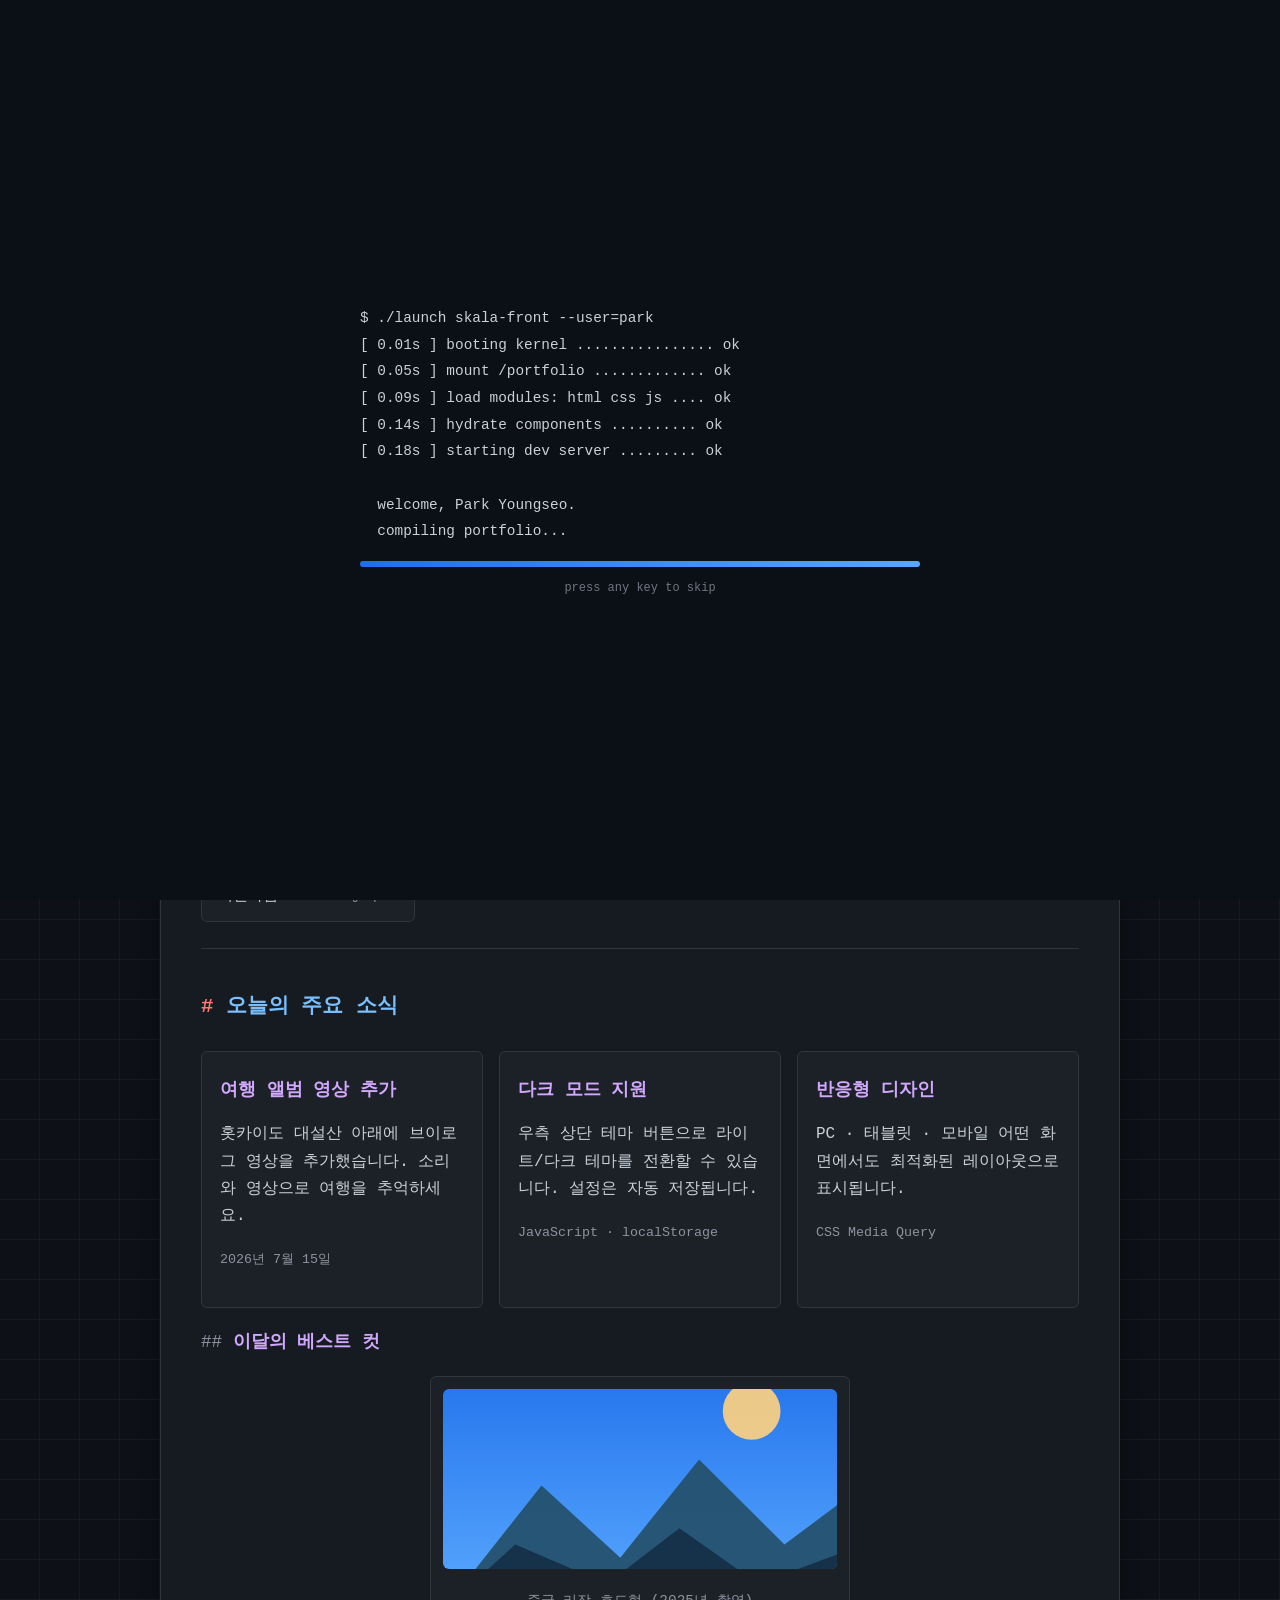
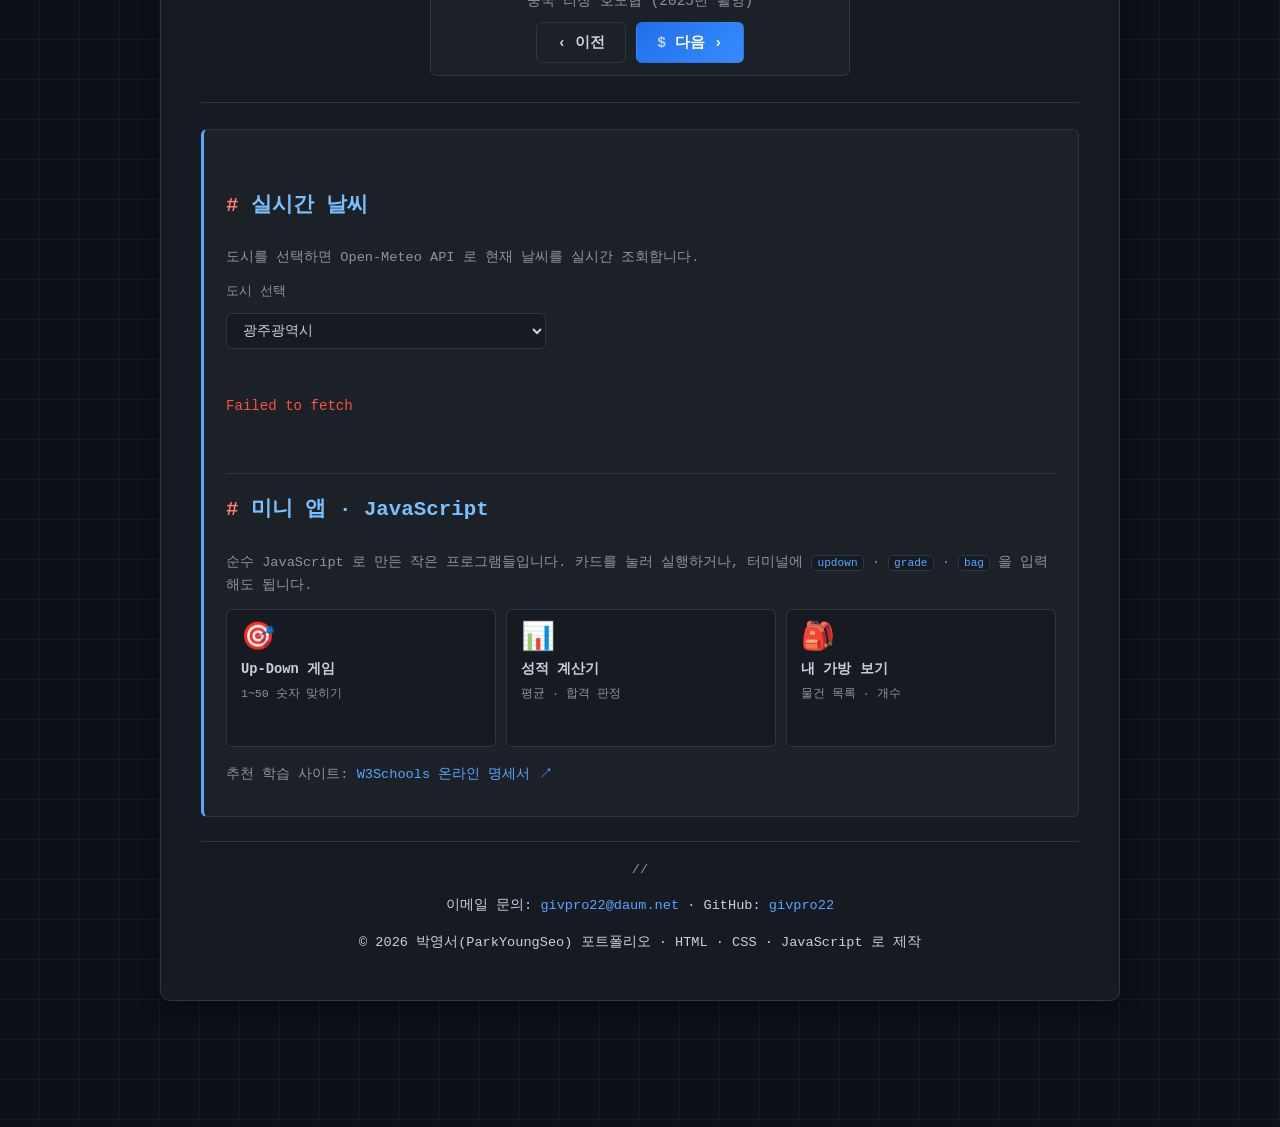
<file: index.html>
<!DOCTYPE html>
<html lang="ko">
<head>
    <meta charset="UTF-8">
    <meta name="viewport" content="width=device-width, initial-scale=1.0">
    <meta http-equiv="refresh" content="0; url=./html/index.html">
    <link rel="canonical" href="./html/index.html">
    <title>SKALA-FRONT · 박영서 포트폴리오</title>
    <script>location.replace("./html/index.html");</script>
    <style>
        body {
            font-family: -apple-system, "Malgun Gothic", sans-serif;
            background: #0d1117;
            color: #c9d1d9;
            display: grid;
            place-items: center;
            height: 100vh;
            margin: 0;
        }
        a { color: #58a6ff; }
    </style>
</head>
<body>
    <p>페이지로 이동 중입니다... <a href="./html/index.html">바로 이동하기</a></p>
</body>
</html>
</file>
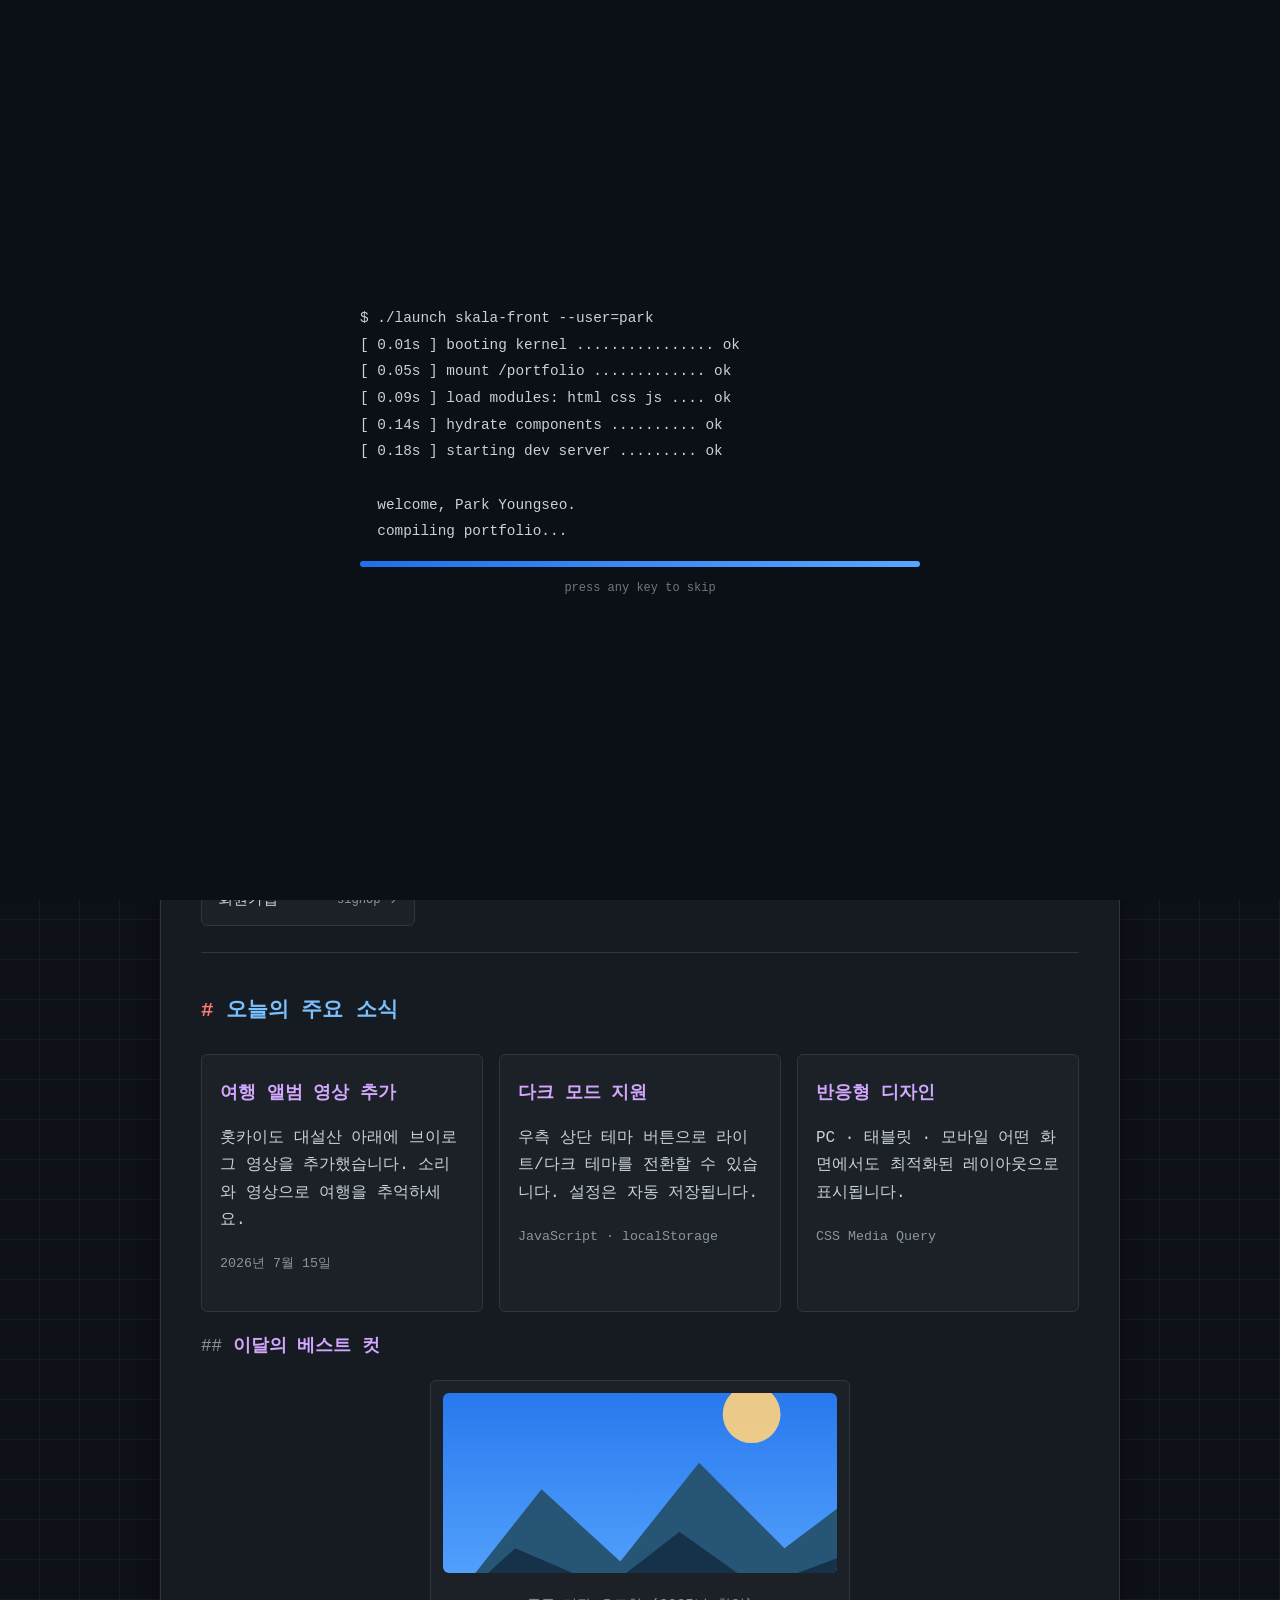
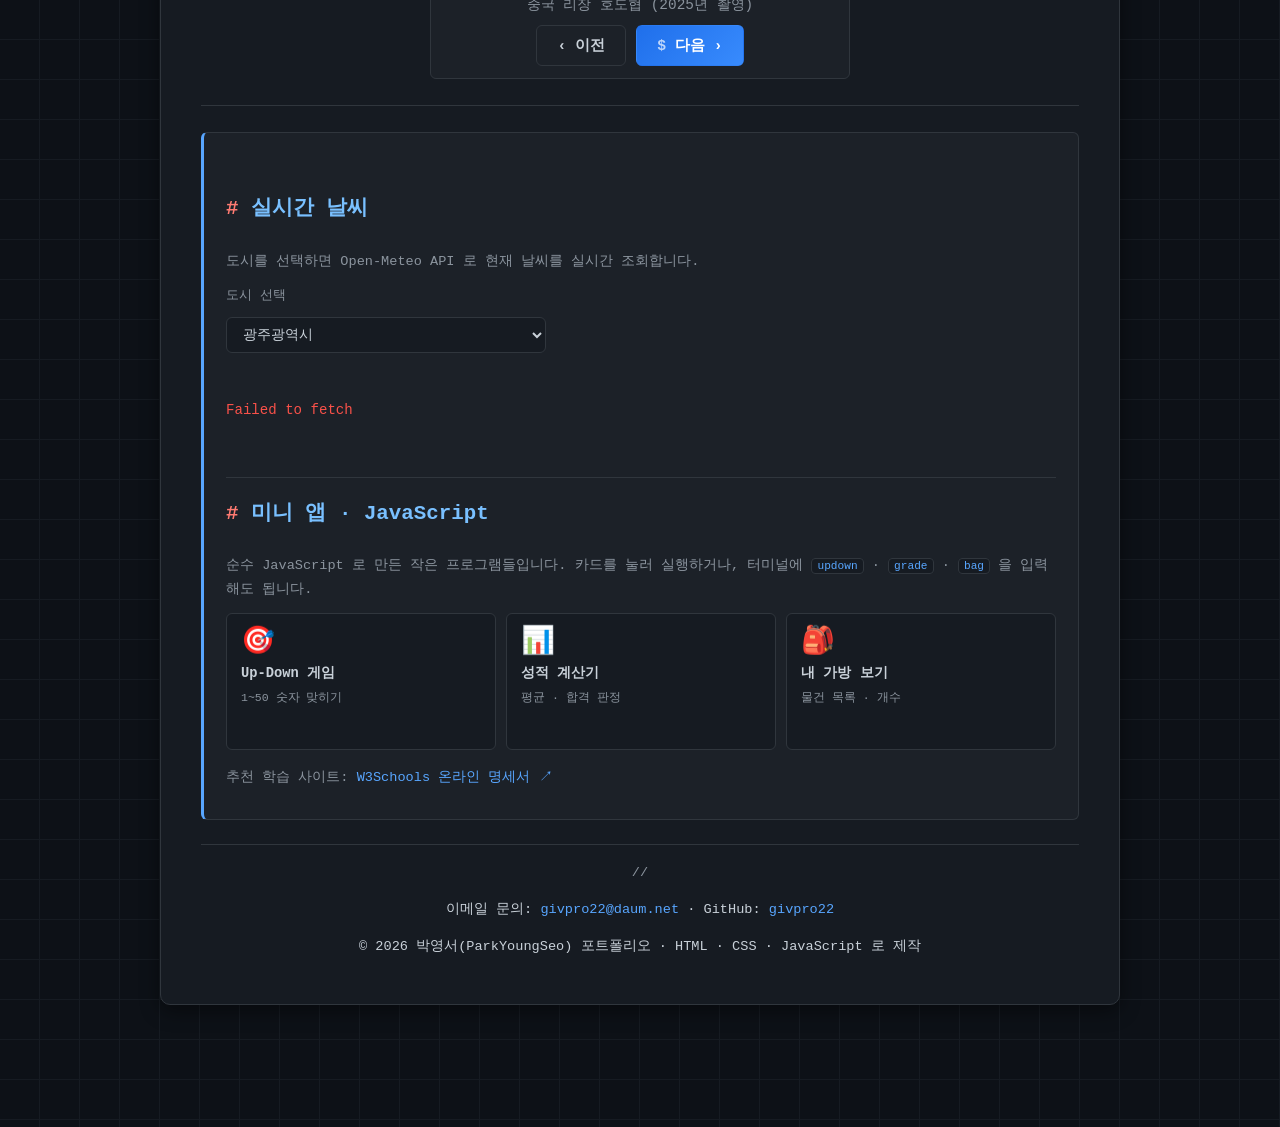
<file: html/index.html>
<!DOCTYPE html>
<html lang="ko">
<head>
    <meta charset="UTF-8">
    <meta name="viewport" content="width=device-width, initial-scale=1.0">
    <meta name="description" content="ParkYoungSeo의 개인 포털 - 프로필, 강의 시간표, 여행 앨범을 한 곳에서">
    <link rel="stylesheet" href="../css/style.css">
    <script src="../js/effects.js"></script>
    <script src="../js/common.js"></script>
    <script src="../js/achievements.js"></script>
    <script src="../js/ambient.js"></script>
    <script src="../js/supabaseConfig.js"></script>
    <script type="module" src="../js/supabaseClient.js"></script>
    <script src="../js/auth.js"></script>
    <script src="../js/auth-ui.js"></script>
    <script src="../js/canvas.js"></script>
    <script src="../js/presence.js"></script>
    <script src="../js/dock.js"></script>
    <script src="../js/guestbook.js"></script>
    <script src="../js/stats.js"></script>
    <script src="../js/terminal.js"></script>
    <!-- 테마 모달 (커스텀 prompt/alert) — 게임 스크립트보다 먼저 로드 -->
    <script src="../js/ui-dialog.js"></script>
    <!-- 과제: 순수 JS 미니 앱 (전역 함수, 버튼 onclick 으로 실행) -->
    <script src="../js/upDown.js"></script>
    <script src="../js/grade.js"></script>
    <script src="../js/bag.js"></script>
    <!-- 과제: 실시간 날씨 (모듈 분리 + 비동기 + DOM/이벤트) -->
    <script type="module" src="../js/realtimeInfo.js"></script>
    <title>Welcome SKALA</title>
</head>
<body>
    <!-- 전역 상단 네비게이션 바 -->
    <header class="topbar">
        <div class="brand">SKALA<span>·</span>FRONT</div>
        <nav>
            <a href="index.html">홈</a>
            <a href="myProfile.html">소개</a>
            <a href="myClass.html">시간표</a>
            <a href="holiday.html">휴일</a>
            <a href="myTrip.html">여행</a>
            <a href="signUp.html">회원가입</a>
        </nav>
        <button class="theme-toggle" onclick="toggleTheme()" aria-label="테마 전환">🌙</button>
    </header>

    <div class="container" data-file="index.html">
        <!-- 히어로: 터미널 창 -->
        <section class="terminal">
            <div class="term-bar">
                <span class="tl red"></span><span class="tl yellow"></span><span class="tl green"></span>
                <span class="term-title">park@skala: ~/skala-front — zsh</span>
            </div>
            <div class="term-body" id="termBody">
                <p><span class="prompt">➜</span> <span class="path">~/skala-front</span> whoami</p>
                <p class="term-typed"><span class="big" id="typed"></span><span class="cursor"></span></p>
                <p><span class="prompt">➜</span> <span class="path">~/skala-front</span> figlet PARK</p>
<pre class="ascii"> ____   _    ____  _  __
|  _ \ / \  |  _ \| |/ /
| |_) / _ \ | |_) | ' /
|  __/ ___ \|  _ &lt;| . \
|_| /_/   \_\_| \_\_|\_\</pre>
                <p><span class="prompt">➜</span> <span class="path">~/skala-front</span> cat <span class="flag">about.txt</span></p>
                <p class="comment"># 박영서(Park Youngseo) · Full-stack Developer</p>
                <p class="comment"># 프로필 · 학습 · 여행 기록을 모아둔 포털 사이트</p>
                <p><span class="prompt">➜</span> <span class="path">~/skala-front</span> date</p>
                <p><span class="clock-badge" id="clock">로딩 중...</span></p>
                <p class="comment"># Tip: <strong style="color:#79c0ff">⌘K</strong> (또는 Ctrl+K) 로 명령 팔레트를 열어보세요</p>
                <p class="comment"># Tip: <strong style="color:#d2a8ff">↑ ↑ ↓ ↓</strong> 입력 → 매트릭스 이스터에그 실행</p>
                <p class="comment"># Tip: <strong style="color:#79c0ff">weather 서울</strong> · <strong style="color:#79c0ff">updown</strong> · <strong style="color:#79c0ff">grade</strong> · <strong style="color:#79c0ff">bag</strong> 명령도 사용해보세요</p>

                <!-- 인터랙티브 터미널 출력 -->
                <div id="termOutput"></div>
            </div>
            <!-- 항상 보이는 입력줄 (스크롤 영역 밖 고정) -->
            <div class="term-inputline" id="termInputline">
                <span class="prompt">➜</span>
                <span class="path">~/skala-front</span>
                <span class="term-dollar">$</span>
                <input id="termInput" type="text" autocomplete="off" spellcheck="false"
                       aria-label="터미널 명령 입력" placeholder="명령어를 입력하세요  (예: help)">
                <span class="term-hint">↵ Enter</span>
            </div>
        </section>

        <!-- 바로가기 (p.67 요구사항: a 내비게이션) -->
        <nav class="page-nav" data-reveal>
            <h2>바로가기</h2>
            <ul>
                <li><a href="myProfile.html">소개<span class="file">myProfile</span><span class="arw">›</span></a></li>
                <li><a href="myClass.html">수업 시간표<span class="file">myClass</span><span class="arw">›</span></a></li>
                <li><a href="holiday.html">휴일 계획<span class="file">holiday</span><span class="arw">›</span></a></li>
                <li><a href="myTrip.html">여행 앨범<span class="file">myTrip</span><span class="arw">›</span></a></li>
                <li><a href="signUp.html">회원가입<span class="file">signUp</span><span class="arw">›</span></a></li>
            </ul>
        </nav>

        <hr>

        <main>
            <h2 data-reveal>오늘의 주요 소식</h2>

            <!-- 카드 그리드 (CSS Grid) -->
            <div class="card-grid">
                <article class="info-card" data-reveal>
                    <h3>여행 앨범 영상 추가</h3>
                    <p>홋카이도 대설산 아래에 브이로그 영상을 추가했습니다. 소리와 영상으로 여행을 추억하세요.</p>
                    <p><small>2026년 7월 15일</small></p>
                </article>
                <article class="info-card" data-reveal>
                    <h3>다크 모드 지원</h3>
                    <p>우측 상단 테마 버튼으로 라이트/다크 테마를 전환할 수 있습니다. 설정은 자동 저장됩니다.</p>
                    <p><small>JavaScript · localStorage</small></p>
                </article>
                <article class="info-card" data-reveal>
                    <h3>반응형 디자인</h3>
                    <p>PC · 태블릿 · 모바일 어떤 화면에서도 최적화된 레이아웃으로 표시됩니다.</p>
                    <p><small>CSS Media Query</small></p>
                </article>
            </div>

            <!-- 이미지 슬라이더 -->
            <section data-reveal>
                <h3>이달의 베스트 컷</h3>
                <figure class="trip-card" style="max-width:420px;margin:16px auto;">
                    <img id="slide" src="media/trip1.svg" alt="이달의 여행 사진">
                    <figcaption id="slideCaption">중국 리장 호도협 (2025년 촬영)</figcaption>
                    <div class="btn-row" style="justify-content:center;">
                        <button class="btn btn-ghost" id="prevBtn" aria-label="이전 사진">‹ 이전</button>
                        <button class="btn btn-primary" id="nextBtn" aria-label="다음 사진">다음 ›</button>
                    </div>
                </figure>
            </section>

        </main>

        <hr>

        <aside data-reveal>
            <!-- 사이트 현황 · 업적 랭킹 · 방명록은 우측 도크 패널로 이동했다
                 (문서 맨 아래 .dock 참고) -->
            <h2>실시간 날씨</h2>
            <p class="aside-sub">도시를 선택하면 Open-Meteo API 로 현재 날씨를 실시간 조회합니다.</p>
            <div class="weather-widget">
                <label for="citySelect" class="weather-label">도시 선택</label>
                <select id="citySelect" class="weather-select" aria-label="도시 선택">
                    <option data-lat="35.1595" data-lon="126.8526">광주광역시</option>
                    <option data-lat="37.5665" data-lon="126.9780">서울특별시</option>
                    <option data-lat="35.1796" data-lon="129.0756">부산광역시</option>
                    <option data-lat="33.4996" data-lon="126.5312">제주특별자치도</option>
                    <option data-lat="35.6895" data-lon="139.6917">도쿄</option>
                    <option data-lat="40.7128" data-lon="-74.0060">뉴욕</option>
                    <option data-lat="51.5074" data-lon="-0.1278">런던</option>
                </select>
                <div id="weather-box" class="weather-box">
                    <p class="weather-hint">도시를 선택하면 실시간 날씨를 보여드려요.</p>
                </div>
            </div>

            <h2>미니 앱 · JavaScript</h2>
            <p class="aside-sub">순수 JavaScript 로 만든 작은 프로그램들입니다. 카드를 눌러 실행하거나,
                터미널에 <code>updown</code> · <code>grade</code> · <code>bag</code> 을 입력해도 됩니다.</p>
            <div class="app-launcher">
                <button class="app-card" type="button"
                        onclick="startUpDown(); if(window.unlock)window.unlock('player')">
                    <span class="app-ico">🎯</span>
                    <span class="app-name">Up-Down 게임</span>
                    <span class="app-desc">1~50 숫자 맞히기</span>
                    <span class="app-run">run ▶</span>
                </button>
                <button class="app-card" type="button"
                        onclick="startGrade(); if(window.unlock)window.unlock('player')">
                    <span class="app-ico">📊</span>
                    <span class="app-name">성적 계산기</span>
                    <span class="app-desc">평균 · 합격 판정</span>
                    <span class="app-run">run ▶</span>
                </button>
                <button class="app-card" type="button"
                        onclick="showMyBag(); if(window.unlock)window.unlock('player')">
                    <span class="app-ico">🎒</span>
                    <span class="app-name">내 가방 보기</span>
                    <span class="app-desc">물건 목록 · 개수</span>
                    <span class="app-run">run ▶</span>
                </button>
            </div>

            <p class="aside-sub" style="margin-top:16px;">추천 학습 사이트:
                <a href="https://www.w3schools.com" target="_blank" rel="noopener">W3Schools 온라인 명세서 ↗</a>
            </p>
        </aside>

        <footer>
            <p>이메일 문의: <a href="mailto:givpro22@daum.net">givpro22@daum.net</a>
               · GitHub: <a href="https://github.com/givpro22" target="_blank" rel="noopener">givpro22</a></p>
            <p>&copy; 2026 박영서(ParkYoungSeo) 포트폴리오 · HTML · CSS · JavaScript 로 제작</p>
        </footer>
    </div>

    <button class="to-top" aria-label="맨 위로">↑</button>

    <!-- 페이지 전용 스크립트: 타이핑 효과 + 이미지 슬라이더 -->
    <script>
        // 타이핑 효과
        (function typing() {
            var words = ["박영서", "Full-stack Developer", "Park Youngseo"];
            var el = document.getElementById("typed");
            if (!el) return;
            var wi = 0, ci = 0, deleting = false;
            function loop() {
                var word = words[wi];
                el.textContent = word.slice(0, ci);
                if (!deleting && ci < word.length) {
                    ci++;
                    setTimeout(loop, 130);
                } else if (deleting && ci > 0) {
                    ci--;
                    setTimeout(loop, 70);
                } else if (!deleting && ci === word.length) {
                    deleting = true;
                    setTimeout(loop, 1400);
                } else {
                    deleting = false;
                    wi = (wi + 1) % words.length;
                    setTimeout(loop, 300);
                }
            }
            loop();
        })();

        // 이미지 슬라이더
        (function slider() {
            var slides = [
                { src: "media/trip1.svg", cap: "중국 리장 호도협 (2025년 촬영)" },
                { src: "media/trip2.svg", cap: "필리핀 세부 탑스힐 (2024년 촬영)" },
                { src: "media/trip3.svg", cap: "일본 홋카이도 대설산 (2025년 촬영)" }
            ];
            var idx = 0;
            var img = document.getElementById("slide");
            var cap = document.getElementById("slideCaption");
            function render() {
                img.style.opacity = 0;
                setTimeout(function () {
                    img.src = slides[idx].src;
                    cap.textContent = slides[idx].cap;
                    img.style.opacity = 1;
                }, 150);
            }
            img.style.transition = "opacity 0.3s";
            document.getElementById("nextBtn").addEventListener("click", function () {
                idx = (idx + 1) % slides.length; render();
            });
            document.getElementById("prevBtn").addEventListener("click", function () {
                idx = (idx - 1 + slides.length) % slides.length; render();
            });
            // 5초마다 자동 전환
            setInterval(function () { idx = (idx + 1) % slides.length; render(); }, 5000);
        })();
    </script>
</body>
</html>
</file>
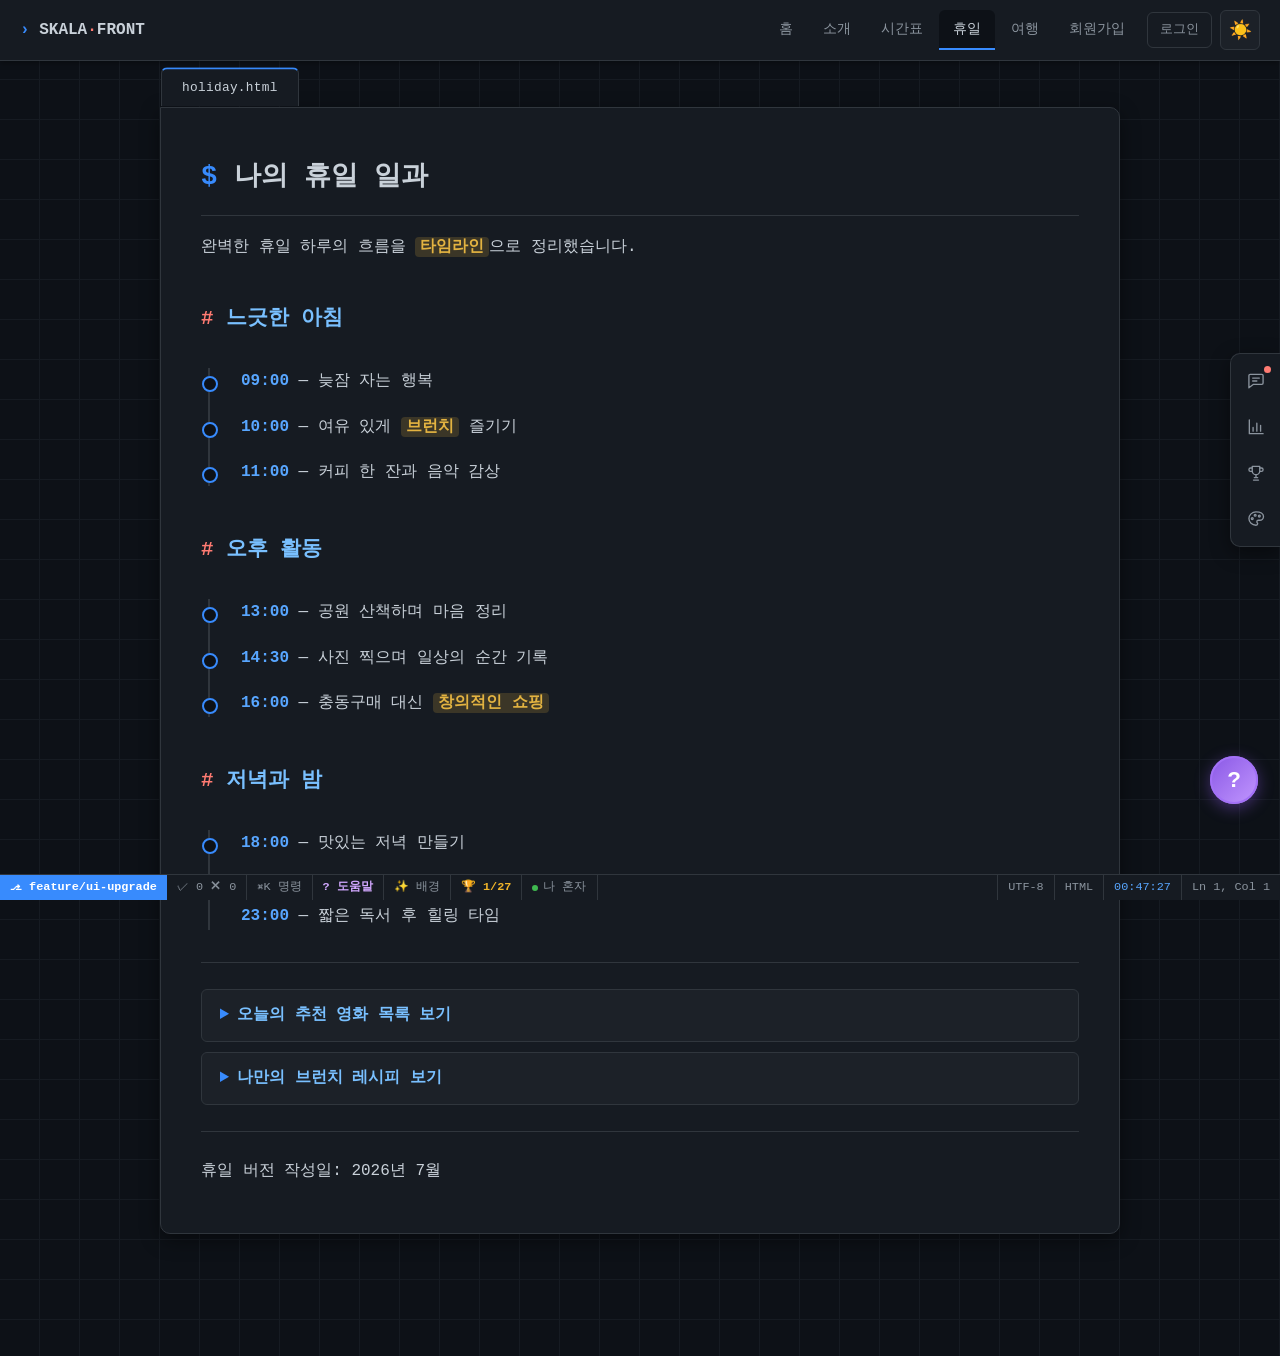
<file: html/holiday.html>
<!DOCTYPE html>
<html lang="ko">
<head>
    <meta charset="UTF-8">
    <meta name="viewport" content="width=device-width, initial-scale=1.0">
    <meta name="description" content="ParkYoungSeo의 휴일 하루 일과 타임라인">
    <link rel="stylesheet" href="../css/style.css">
    <script src="../js/effects.js"></script>
    <script src="../js/common.js"></script>
    <script src="../js/achievements.js"></script>
    <script src="../js/ambient.js"></script>
    <script src="../js/supabaseConfig.js"></script>
    <script type="module" src="../js/supabaseClient.js"></script>
    <script src="../js/auth.js"></script>
    <script src="../js/auth-ui.js"></script>
    <script src="../js/dock.js"></script>
    <script src="../js/guestbook.js"></script>
    <script src="../js/stats.js"></script>
    <script src="../js/canvas.js"></script>
    <script src="../js/presence.js"></script>
    <title>나의 휴일 일과</title>
</head>
<body>
    <header class="topbar">
        <div class="brand">SKALA<span>·</span>FRONT</div>
        <nav>
            <a href="index.html">홈</a>
            <a href="myProfile.html">소개</a>
            <a href="myClass.html">시간표</a>
            <a href="holiday.html">휴일</a>
            <a href="myTrip.html">여행</a>
            <a href="signUp.html">회원가입</a>
        </nav>
        <button class="theme-toggle" onclick="toggleTheme()" aria-label="테마 전환">🌙</button>
    </header>

    <div class="container" data-file="holiday.html">
        <h1>나의 휴일 일과</h1>
        <p>완벽한 휴일 하루의 흐름을 <mark>타임라인</mark>으로 정리했습니다.</p>

        <h2>느긋한 아침</h2>
        <div class="timeline" data-reveal>
            <div class="event"><span class="time">09:00</span> — 늦잠 자는 행복</div>
            <div class="event"><span class="time">10:00</span> — 여유 있게 <mark>브런치</mark> 즐기기</div>
            <div class="event"><span class="time">11:00</span> — 커피 한 잔과 음악 감상</div>
        </div>

        <h2>오후 활동</h2>
        <div class="timeline" data-reveal>
            <div class="event"><span class="time">13:00</span> — 공원 산책하며 마음 정리</div>
            <div class="event"><span class="time">14:30</span> — 사진 찍으며 일상의 순간 기록</div>
            <div class="event"><span class="time">16:00</span> — 충동구매 대신 <mark>창의적인 쇼핑</mark></div>
        </div>

        <h2>저녁과 밤</h2>
        <div class="timeline" data-reveal>
            <div class="event"><span class="time">18:00</span> — 맛있는 저녁 만들기</div>
            <div class="event"><span class="time">20:00</span> — 영화 감상 (코미디 추천)<br>
                <span class="time">23:00</span> — 짧은 독서 후 힐링 타임</div>
        </div>

        <hr>

        <details data-reveal>
            <summary>오늘의 추천 영화 목록 보기</summary>
            <ol>
                <li>인생은 아름다워</li>
                <li>어바웃 타임</li>
                <li>월터의 상상은 현실이 된다</li>
            </ol>
        </details>

        <details data-reveal>
            <summary>나만의 브런치 레시피 보기</summary>
            <ul>
                <li>아보카도 토스트 + 수란</li>
                <li>그릭 요거트와 제철 과일</li>
                <li>직접 내린 핸드드립 커피</li>
            </ul>
        </details>

        <hr>
        <p>휴일 버전 작성일: 2026년 7월</p>
    </div>

    <button class="to-top" aria-label="맨 위로">↑</button>
</body>
</html>
</file>
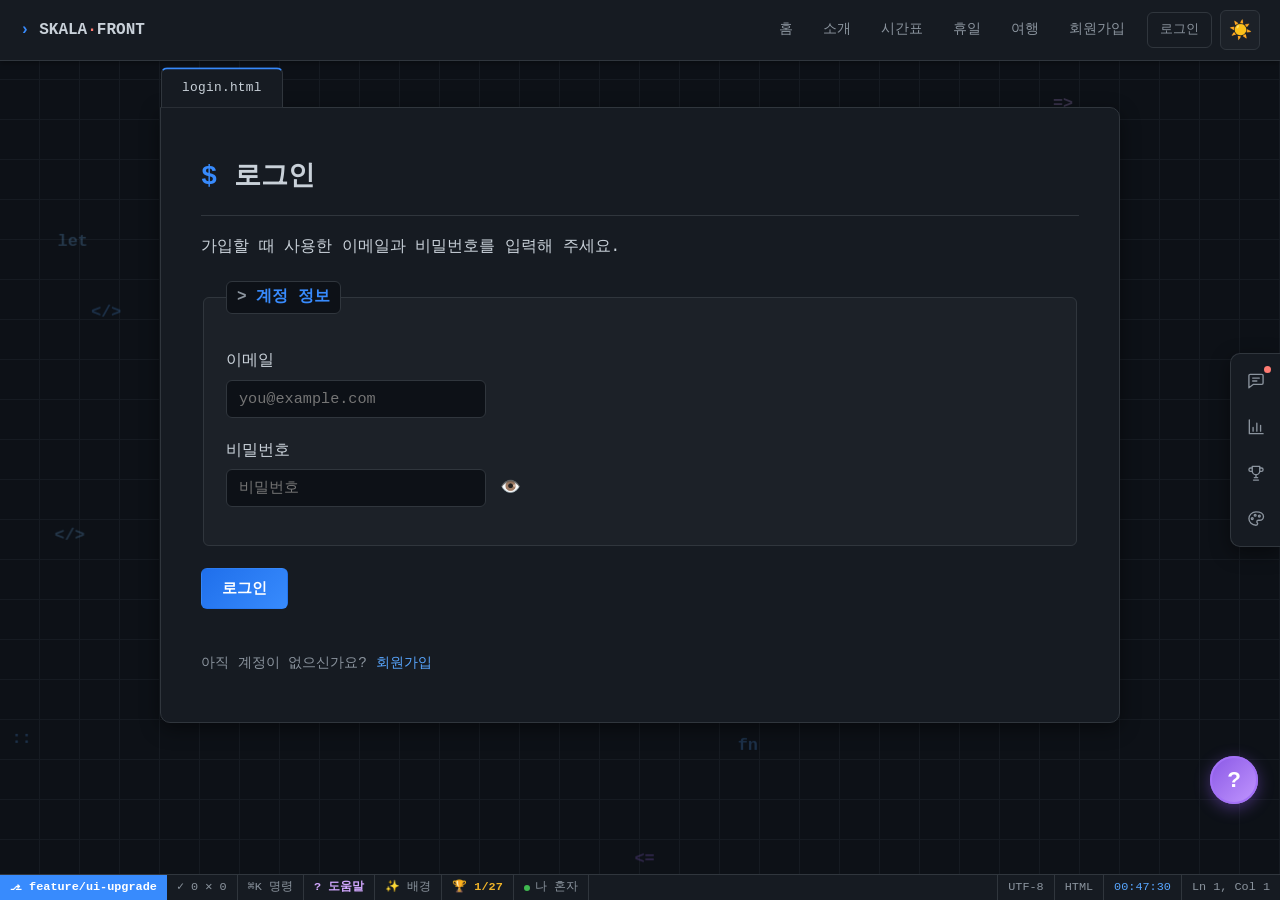
<file: html/login.html>
<!DOCTYPE html>
<html lang="ko">
<head>
    <meta charset="UTF-8">
    <meta name="viewport" content="width=device-width, initial-scale=1.0">
    <meta name="description" content="SKALA-FRONT 로그인">
    <link rel="stylesheet" href="../css/style.css">
    <script src="../js/effects.js"></script>
    <script src="../js/common.js"></script>
    <script src="../js/achievements.js"></script>
    <script src="../js/ambient.js"></script>
    <script src="../js/supabaseConfig.js"></script>
    <script type="module" src="../js/supabaseClient.js"></script>
    <script src="../js/auth.js"></script>
    <script src="../js/auth-ui.js"></script>
    <script src="../js/dock.js"></script>
    <script src="../js/guestbook.js"></script>
    <script src="../js/stats.js"></script>
    <script src="../js/canvas.js"></script>
    <script src="../js/presence.js"></script>
    <script src="../js/login.js"></script>
    <title>로그인</title>
</head>
<body>
    <header class="topbar">
        <div class="brand">SKALA<span>·</span>FRONT</div>
        <nav>
            <a href="index.html">홈</a>
            <a href="myProfile.html">소개</a>
            <a href="myClass.html">시간표</a>
            <a href="holiday.html">휴일</a>
            <a href="myTrip.html">여행</a>
            <a href="signUp.html">회원가입</a>
        </nav>
        <button class="theme-toggle" onclick="toggleTheme()" aria-label="테마 전환">🌙</button>
    </header>

    <div class="container" data-file="login.html">
        <h1>로그인</h1>
        <p>가입할 때 사용한 이메일과 비밀번호를 입력해 주세요.</p>

        <form id="loginForm">
            <fieldset>
                <legend>계정 정보</legend>
                <p>
                    <label for="loginEmail">이메일</label><br>
                    <input type="email" id="loginEmail" required
                           placeholder="you@example.com" autocomplete="email">
                </p>
                <p>
                    <label for="loginPw">비밀번호</label><br>
                    <input type="password" id="loginPw" required
                           placeholder="비밀번호" autocomplete="current-password">
                    <button type="button" class="pw-toggle" id="loginPwToggle"
                            aria-label="비밀번호 표시">👁️</button>
                </p>
            </fieldset>

            <div class="btn-row">
                <input type="submit" id="loginBtn" value="로그인">
            </div>

            <p class="form-status" id="loginStatus" role="status" aria-live="polite"></p>
        </form>

        <p class="login-hint">
            아직 계정이 없으신가요? <a href="signUp.html">회원가입</a>
        </p>
    </div>

    <button class="to-top" aria-label="맨 위로">↑</button>
</body>
</html>
</file>
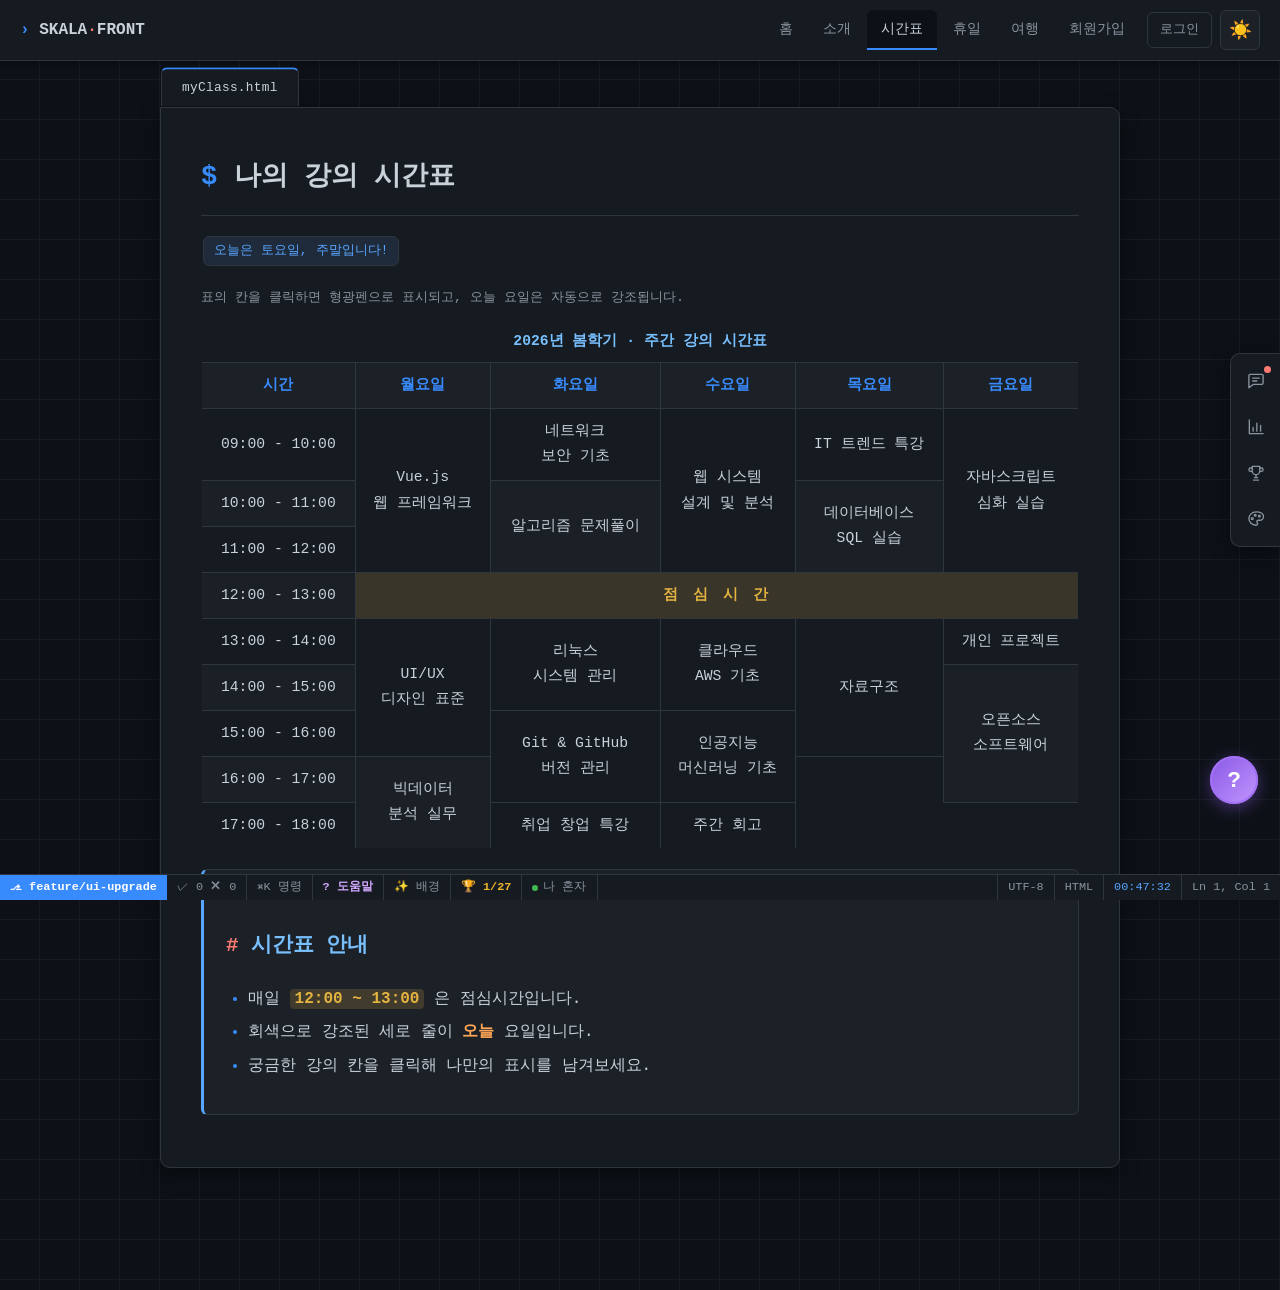
<file: html/myClass.html>
<!DOCTYPE html>
<html lang="ko">
<head>
    <meta charset="UTF-8">
    <meta name="viewport" content="width=device-width, initial-scale=1.0">
    <meta name="description" content="ParkYoungSeo 주간 강의 시간표">
    <link rel="stylesheet" href="../css/style.css">
    <script src="../js/effects.js"></script>
    <script src="../js/common.js"></script>
    <script src="../js/achievements.js"></script>
    <script src="../js/ambient.js"></script>
    <script src="../js/supabaseConfig.js"></script>
    <script type="module" src="../js/supabaseClient.js"></script>
    <script src="../js/auth.js"></script>
    <script src="../js/auth-ui.js"></script>
    <script src="../js/dock.js"></script>
    <script src="../js/guestbook.js"></script>
    <script src="../js/stats.js"></script>
    <script src="../js/canvas.js"></script>
    <script src="../js/presence.js"></script>
    <title>나의 강의 일정</title>
</head>
<body>
    <header class="topbar">
        <div class="brand">SKALA<span>·</span>FRONT</div>
        <nav>
            <a href="index.html">홈</a>
            <a href="myProfile.html">소개</a>
            <a href="myClass.html">시간표</a>
            <a href="holiday.html">휴일</a>
            <a href="myTrip.html">여행</a>
            <a href="signUp.html">회원가입</a>
        </nav>
        <button class="theme-toggle" onclick="toggleTheme()" aria-label="테마 전환">🌙</button>
    </header>

    <div class="container" data-file="myClass.html">
        <h1>나의 강의 시간표</h1>
        <p id="todayMsg" class="badge">오늘 요일을 확인하는 중...</p>
        <p><small>표의 칸을 클릭하면 형광펜으로 표시되고, 오늘 요일은 자동으로 강조됩니다.</small></p>

        <table>
            <caption style="caption-side:top;font-weight:700;color:var(--brand-dark);padding-bottom:8px;">
                2026년 봄학기 · 주간 강의 시간표
            </caption>
            <thead>
                <tr>
                    <th>시간</th>
                    <th data-day="1">월요일</th>
                    <th data-day="2">화요일</th>
                    <th data-day="3">수요일</th>
                    <th data-day="4">목요일</th>
                    <th data-day="5">금요일</th>
                </tr>
            </thead>
            <tbody>
                <tr>
                    <td>09:00 - 10:00</td>
                    <td rowspan="3">Vue.js<br>웹 프레임워크</td>
                    <td>네트워크<br>보안 기초</td>
                    <td rowspan="3">웹 시스템<br>설계 및 분석</td>
                    <td>IT 트렌드 특강</td>
                    <td rowspan="3">자바스크립트<br>심화 실습</td>
                </tr>
                <tr>
                    <td>10:00 - 11:00</td>
                    <td rowspan="2">알고리즘 문제풀이</td>
                    <td rowspan="2">데이터베이스<br>SQL 실습</td>
                </tr>
                <tr>
                    <td>11:00 - 12:00</td>
                </tr>
                <tr>
                    <td>12:00 - 13:00</td>
                    <td colspan="5" class="lunch">점 심 시 간 </td>
                </tr>
                <tr>
                    <td>13:00 - 14:00</td>
                    <td rowspan="3">UI/UX<br>디자인 표준</td>
                    <td rowspan="2">리눅스<br>시스템 관리</td>
                    <td rowspan="2">클라우드<br>AWS 기초</td>
                    <td rowspan="3">자료구조</td>
                    <td>개인 프로젝트</td>
                </tr>
                <tr>
                    <td>14:00 - 15:00</td>
                    <td rowspan="3">오픈소스<br>소프트웨어</td>
                </tr>
                <tr>
                    <td>15:00 - 16:00</td>
                    <td rowspan="2">Git &amp; GitHub<br>버전 관리</td>
                    <td rowspan="2">인공지능<br>머신러닝 기초</td>
                </tr>
                <tr>
                    <td>16:00 - 17:00</td>
                    <td rowspan="2">빅데이터<br>분석 실무</td>
                </tr>
                <tr>
                    <td>17:00 - 18:00</td>
                    <td>취업 창업 특강</td>
                    <td>주간 회고</td>
                </tr>
            </tbody>
        </table>

        <aside data-reveal>
            <h2>시간표 안내</h2>
            <ul>
                <li>매일 <mark>12:00 ~ 13:00</mark> 은 점심시간입니다.</li>
                <li>회색으로 강조된 세로 줄이 <strong>오늘</strong> 요일입니다.</li>
                <li>궁금한 강의 칸을 클릭해 나만의 표시를 남겨보세요.</li>
            </ul>
        </aside>
    </div>

    <button class="to-top" aria-label="맨 위로">↑</button>

    <script>
        // 오늘 요일 강조 (헤더)
        (function () {
            var days = ["일", "월", "화", "수", "목", "금", "토"];
            var today = new Date().getDay(); // 0~6
            var msg = document.getElementById("todayMsg");
            if (today >= 1 && today <= 5) {
                msg.textContent = "오늘은 " + days[today] + "요일입니다!";
                var th = document.querySelector('thead th[data-day="' + today + '"]');
                if (th) th.classList.add("today-col");
            } else {
                msg.textContent = "오늘은 " + days[today] + "요일, 주말입니다!";
            }
        })();

        // 셀 클릭 → 형광펜 표시
        document.querySelectorAll("tbody td").forEach(function (td) {
            if (td.classList.contains("lunch")) return;
            td.addEventListener("click", function () {
                td.classList.toggle("picked");
            });
        });
    </script>
</body>
</html>
</file>
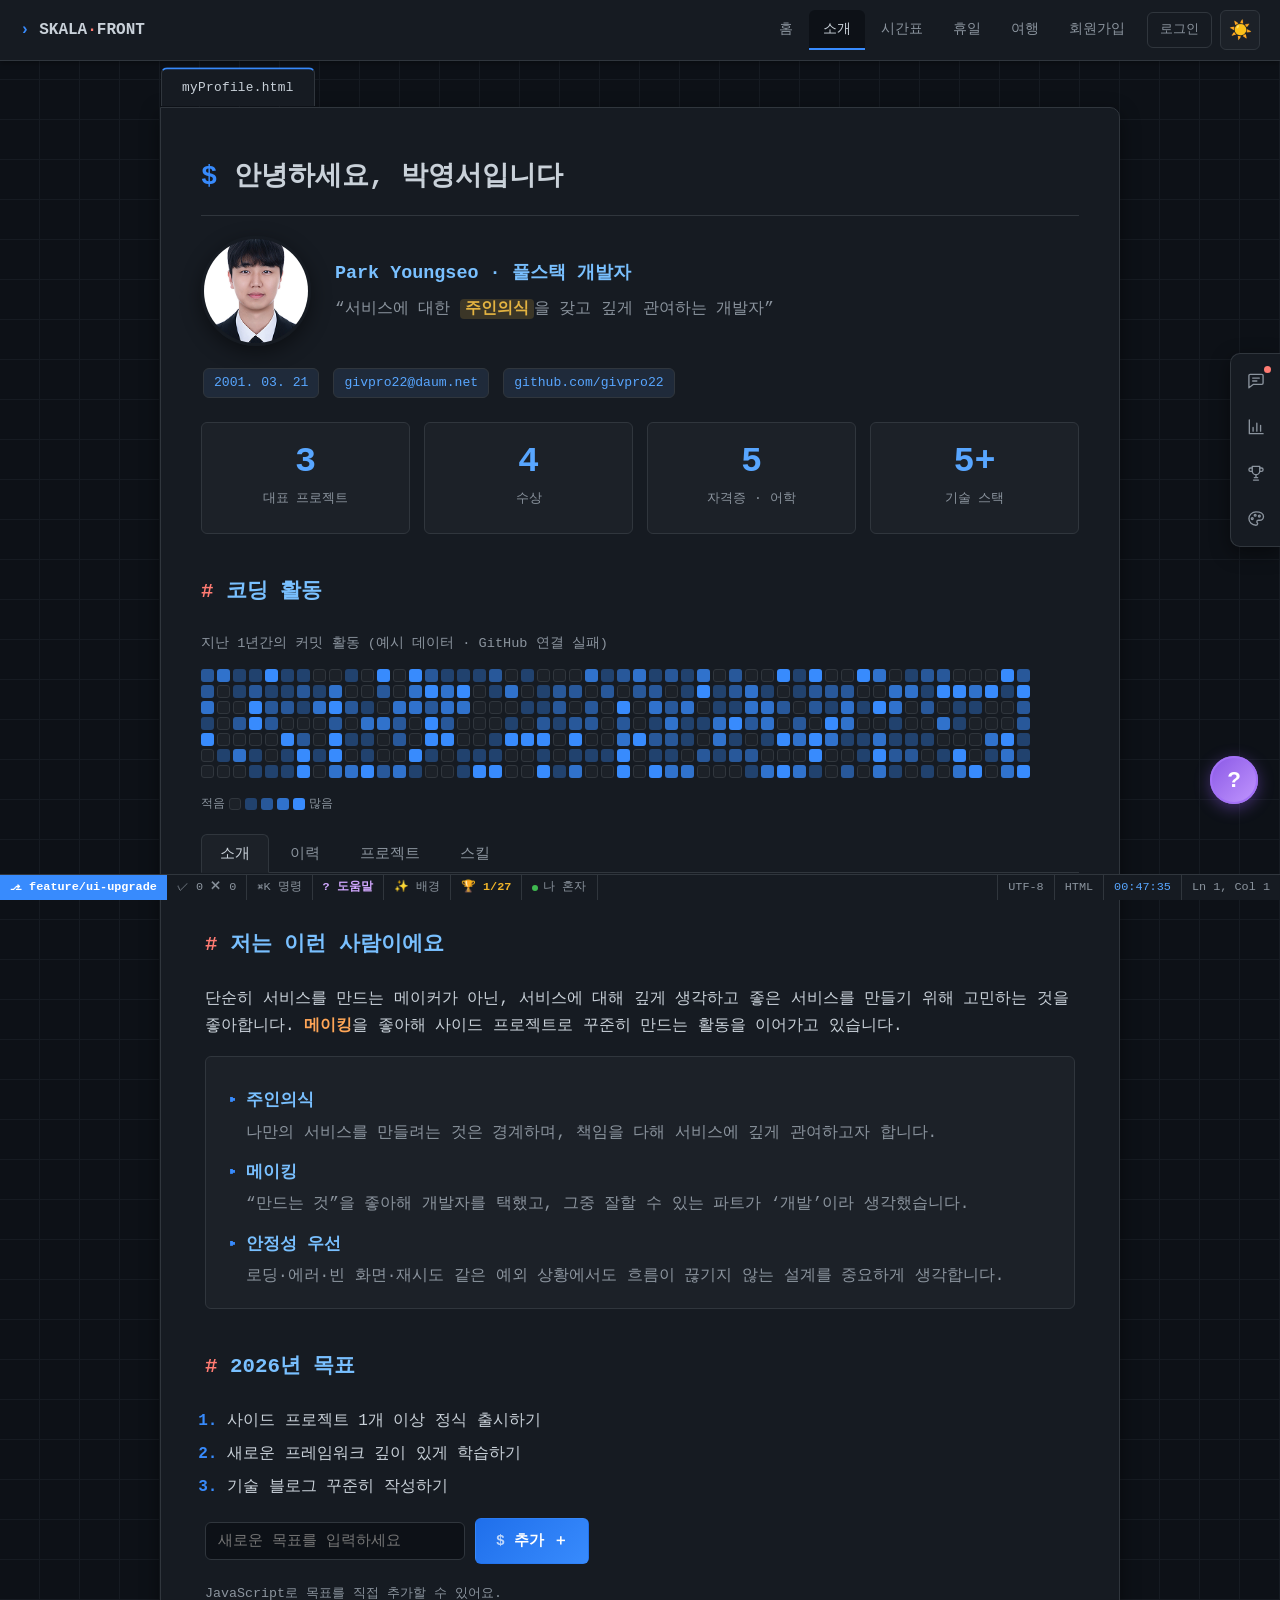
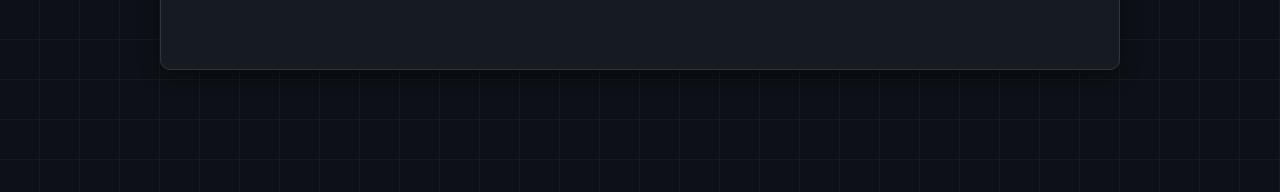
<file: html/myProfile.html>
<!DOCTYPE html>
<html lang="ko">
<head>
    <meta charset="UTF-8">
    <meta name="viewport" content="width=device-width, initial-scale=1.0">
    <meta name="description" content="박영서(Park Youngseo) - 풀스택 개발자 소개 · 교육 · 수상 · 자격증 · 프로젝트">
    <link rel="stylesheet" href="../css/style.css">
    <script src="../js/effects.js"></script>
    <script src="../js/common.js"></script>
    <script src="../js/achievements.js"></script>
    <script src="../js/ambient.js"></script>
    <script src="../js/supabaseConfig.js"></script>
    <script type="module" src="../js/supabaseClient.js"></script>
    <script src="../js/auth.js"></script>
    <script src="../js/auth-ui.js"></script>
    <script src="../js/dock.js"></script>
    <script src="../js/guestbook.js"></script>
    <script src="../js/stats.js"></script>
    <script src="../js/canvas.js"></script>
    <script src="../js/presence.js"></script>
    <script src="../js/profile.js"></script>
    <title>나의 소개 · 박영서</title>
</head>
<body>
    <header class="topbar">
        <div class="brand">SKALA<span>·</span>FRONT</div>
        <nav>
            <a href="index.html">홈</a>
            <a href="myProfile.html">소개</a>
            <a href="myClass.html">시간표</a>
            <a href="holiday.html">휴일</a>
            <a href="myTrip.html">여행</a>
            <a href="signUp.html">회원가입</a>
        </nav>
        <button class="theme-toggle" onclick="toggleTheme()" aria-label="테마 전환">🌙</button>
    </header>

    <div class="container" data-file="myProfile.html">

        <!-- ── 내 계정 (로그인한 회원에게만 보임) ───────────────────
             아래 포트폴리오는 사이트 주인(박영서)의 소개이고,
             이 섹션은 로그인한 방문자 본인의 회원 정보다. -->
        <section class="account-card" id="accountCard" hidden>
            <h2>내 계정</h2>
            <p class="account-meta" id="accountMeta"></p>

            <form id="profileForm">
                <p>
                    <label for="pfName">이름</label><br>
                    <input type="text" id="pfName" required>
                </p>
                <p>
                    <label for="pfBirth">생년월일</label><br>
                    <input type="date" id="pfBirth">
                </p>
                <p>
                    성별:
                    <label><input type="radio" name="pfGender" value="male"> 남성</label>
                    <label><input type="radio" name="pfGender" value="female"> 여성</label>
                    <label><input type="radio" name="pfGender" value="none"> 선택안함</label>
                </p>
                <p>
                    관심 분야:<br>
                    <label><input type="checkbox" name="pfInterest" value="frontend"> 웹 프론트엔드</label><br>
                    <label><input type="checkbox" name="pfInterest" value="uiux"> UI/UX 디자인 표준</label><br>
                    <label><input type="checkbox" name="pfInterest" value="backend"> 백엔드 &amp; 데이터베이스</label><br>
                    <label><input type="checkbox" name="pfInterest" value="devops"> 클라우드 &amp; 인프라</label>
                </p>
                <p>
                    <label for="pfIntro">자기소개</label><br>
                    <textarea id="pfIntro" rows="4" maxlength="200"
                              placeholder="최대 200자"></textarea>
                    <span class="char-count" id="pfCharCount">0 / 200자</span>
                </p>

                <!-- 로그아웃은 상단바 계정 메뉴에 있다 (저장 옆에 두면 오클릭 위험) -->
                <div class="btn-row">
                    <input type="submit" id="pfSaveBtn" value="저장">
                </div>

                <p class="form-status" id="pfStatus" role="status" aria-live="polite"></p>
            </form>
        </section>

        <!-- 비로그인 안내 -->
        <p class="login-hint" id="accountGuest" hidden>
            <a href="login.html">로그인</a>하면 내 회원 정보와 업적을 확인할 수 있습니다.
        </p>

        <h1>안녕하세요, 박영서입니다</h1>
        <!-- 프로필 헤더 카드 -->
        <div style="display:flex;gap:24px;align-items:center;flex-wrap:wrap;margin:20px 0;">
            <div style="width:110px;height:110px;border-radius:50%;overflow:hidden;
                        box-shadow:var(--shadow-md);flex-shrink:0;border:3px solid var(--surface);
                        animation:float 4s ease-in-out infinite;">
                <img src="media/profile.png" alt="박영서 프로필 사진"
                     style="width:100%;height:100%;object-fit:cover;display:block;">
            </div>
            <div>
                <p style="font-size:1.15rem;font-weight:700;color:var(--brand-dark);margin:0 0 6px;">
                    Park Youngseo · 풀스택 개발자
                </p>
                <p style="margin:0;color:var(--text-soft);">
                    “서비스에 대한 <mark>주인의식</mark>을 갖고 깊게 관여하는 개발자”
                </p>
            </div>
        </div>

        <!-- 기본 정보 (ul) -->
        <ul style="list-style:none;padding:0;display:flex;flex-wrap:wrap;gap:10px;">
            <li class="badge">2001. 03. 21</li>
            <li class="badge">givpro22@daum.net</li>
            <li class="badge"><a href="https://github.com/givpro22" target="_blank" rel="noopener">github.com/givpro22</a></li>
        </ul>

        <!-- 통계 카운터 -->
        <section class="stats" data-reveal style="margin-top:22px;">
            <div class="stat">
                <span class="stat-num count-up" data-target="3">0</span>
                <span class="stat-label">대표 프로젝트</span>
            </div>
            <div class="stat">
                <span class="stat-num count-up" data-target="4">0</span>
                <span class="stat-label">수상</span>
            </div>
            <div class="stat">
                <span class="stat-num count-up" data-target="5">0</span>
                <span class="stat-label">자격증 · 어학</span>
            </div>
            <div class="stat">
                <span class="stat-num count-up" data-target="5" data-suffix="+">0</span>
                <span class="stat-label">기술 스택</span>
            </div>
        </section>

        <!-- 코딩 활동 히트맵 -->
        <section data-reveal style="margin-top:24px;">
            <h2>코딩 활동</h2>
            <p id="heatmapCap" style="color:var(--text-soft);font-size:0.85rem;margin-top:4px;">GitHub 커밋 활동을 불러오는 중...</p>
            <div class="heatmap" id="heatmap"></div>
            <div class="heatmap-legend">
                적음
                <span class="hl"></span><span class="hl l1"></span><span class="hl l2"></span><span class="hl l3"></span><span class="hl l4"></span>
                많음
            </div>
        </section>

        <!-- 탭 -->
        <div class="tabs" role="tablist">
            <button class="tab-btn active" data-tab="about">소개</button>
            <button class="tab-btn" data-tab="history">이력</button>
            <button class="tab-btn" data-tab="projects">프로젝트</button>
            <button class="tab-btn" data-tab="skills">스킬</button>
        </div>

        <!-- 탭 1: 소개 (dl + ol 인터랙티브) -->
        <section class="tab-panel active" id="about" role="tabpanel">
            <h2>저는 이런 사람이에요</h2>
            <p>단순히 서비스를 만드는 메이커가 아닌, 서비스에 대해 깊게 생각하고 좋은 서비스를
               만들기 위해 고민하는 것을 좋아합니다. <strong>메이킹</strong>을 좋아해 사이드
               프로젝트로 꾸준히 만드는 활동을 이어가고 있습니다.</p>

            <dl>
                <dt>주인의식</dt>
                <dd>나만의 서비스를 만들려는 것은 경계하며, 책임을 다해 서비스에 깊게 관여하고자 합니다.</dd>
                <dt>메이킹</dt>
                <dd>“만드는 것”을 좋아해 개발자를 택했고, 그중 잘할 수 있는 파트가 ‘개발’이라 생각했습니다.</dd>
                <dt>안정성 우선</dt>
                <dd>로딩·에러·빈 화면·재시도 같은 예외 상황에서도 흐름이 끊기지 않는 설계를 중요하게 생각합니다.</dd>
            </dl>

            <h2>2026년 목표</h2>
            <ol id="todoList">
                <li>사이드 프로젝트 1개 이상 정식 출시하기</li>
                <li>새로운 프레임워크 깊이 있게 학습하기</li>
                <li>기술 블로그 꾸준히 작성하기</li>
            </ol>
            <div class="btn-row">
                <input type="text" id="todoInput" placeholder="새로운 목표를 입력하세요">
                <button class="btn btn-primary" id="addTodo">추가 ＋</button>
            </div>
            <p><small>JavaScript로 목표를 직접 추가할 수 있어요.</small></p>
        </section>

        <!-- 탭 2: 이력 (timeline + ol + ul) -->
        <section class="tab-panel" id="history" role="tabpanel">
            <h2>교육</h2>
            <div class="timeline">
                <div class="event">
                    <span class="time">2021.03 – 2026.08</span><br>
                    전남대학교 인공지능학부 (소프트웨어전공) · 졸업예정
                </div>
                <div class="event">
                    <span class="time">2025.03 – 2025.11</span><br>
                    카카오테크 캠퍼스 · 프론트엔드(FE) 과정
                </div>
            </div>

            <h2>수상</h2>
            <ol>
                <li>2025 전남대학교 소프트웨어중심대학 SW창업경진대회 <strong>최우수상</strong></li>
                <li>2025 카카오테크캠퍼스 아이디어톤 <strong>우수상</strong></li>
                <li>2024 전남대학교 AI융합문제발굴 해커톤 <strong>장려상</strong></li>
                <li>2021 전남대학교 창업아이템경진대회 <strong>입선</strong></li>
            </ol>

            <h2>자격증 &amp; 어학</h2>
            <ul>
                <li>2026 <mark>빅데이터분석기사</mark></li>
                <li>2026 토익스피킹 <strong>IH (Intermediate High)</strong></li>
                <li>2025 정보처리기사</li>
                <li>2023 SQLD</li>
                <li>2021 컴퓨터활용능력 1급</li>
            </ul>
        </section>

        <!-- 탭 3: 프로젝트 -->
        <section class="tab-panel" id="projects" role="tabpanel">
            <h2>대표 프로젝트</h2>
            <article class="info-card" style="margin-bottom:18px;">
                <h3>발로뛰어 <small>(Project 1)</small></h3>
                <p>캠퍼스 내 사용자 간 배달 서비스 · <strong>팀장(PM)</strong></p>
                <p>
                    <span class="badge">React</span>
                    <span class="badge">TypeScript</span>
                    <span class="badge">Node.js(Express)</span>
                    <span class="badge">MongoDB</span>
                    <span class="badge">RabbitMQ</span>
                </p>
                <p><small>2024.12 – 2025.12 (12개월) · 구성원 2명 · Play 스토어 출시 운영</small></p>
                <details>
                    <summary>프로젝트 회고 보기</summary>
                    <p>기능이 많은 것보다 <strong>안정적으로 동작</strong>하는 것이 더 중요하다는 것,
                       그리고 P2P 서비스에서 로그인·토큰·주소 관리가 단순 CRUD가 아니라
                       <mark>신뢰를 만드는 기반</mark>이라는 것을 배웠습니다.</p>
                </details>
                <p><a href="https://github.com/wrd1stProgrammer/BalloRun-App-Service" target="_blank" rel="noopener">GitHub 저장소 ↗</a></p>
            </article>

            <article class="info-card" style="margin-bottom:18px;">
                <h3>휴쉼 <small>(Project 2)</small></h3>
                <p>고립·은둔 청년의 감정 공유 기반 커뮤니티 · <strong>FrontEnd</strong></p>
                <p>
                    <span class="badge">React</span>
                    <span class="badge">TypeScript</span>
                    <span class="badge">Figma</span>
                </p>
                <p><small>2025.09 – 2025.12 (3개월) · 구성원 6명 (FE 2 / BE 4)</small></p>
                <details>
                    <summary>프로젝트 회고 보기</summary>
                    <p>상담챗봇·메인화면·댓글/대댓글·지원사업 플로우를 구현하며,
                       로딩·에러·재시도 같은 <strong>예외 상황 설계</strong>가 프론트엔드 품질을
                       결정한다는 점을 크게 느꼈습니다.</p>
                </details>
                <p><a href="https://github.com/kakao-tech-campus-3rd-step3/Team15_FE" target="_blank" rel="noopener">GitHub 저장소 ↗</a></p>
            </article>

            <article class="info-card">
                <h3>상공회의소 커뮤니티 <small>(Project 3)</small></h3>
                <p>부감독 정보 공유 커뮤니티 · <strong>FrontEnd &amp; BackEnd</strong></p>
                <p>
                    <span class="badge">Next.js</span>
                    <span class="badge">TypeScript</span>
                    <span class="badge">Supabase</span>
                </p>
                <p><small>2025.12 – 2026.02 (3개월) · 구성원 1명 (1인 개발)</small></p>
                <details>
                    <summary>프로젝트 회고 보기</summary>
                    <p>실제 사용자 피드백을 반영해 서비스를 개선하고, 핵심 기능과 확장 기능을
                       구분해 <mark>개발 우선순위</mark>를 설정한 경험을 했습니다.</p>
                </details>
                <p><a href="https://github.com/givpro22/GJCCI-NEXT" target="_blank" rel="noopener">GitHub 저장소 ↗</a></p>
            </article>
        </section>

        <!-- 탭 4: 스킬 -->
        <section class="tab-panel" id="skills" role="tabpanel">
            <h2>나의 기술 스택</h2>
            <div class="skill">
                <div class="skill-label"><span>JavaScript / TypeScript</span><span>90%</span></div>
                <div class="progress"><div class="progress-bar" data-value="90"></div></div>
            </div>
            <div class="skill">
                <div class="skill-label"><span>React</span><span>88%</span></div>
                <div class="progress"><div class="progress-bar" data-value="88"></div></div>
            </div>
            <div class="skill">
                <div class="skill-label"><span>Next.js</span><span>80%</span></div>
                <div class="progress"><div class="progress-bar" data-value="80"></div></div>
            </div>
            <div class="skill">
                <div class="skill-label"><span>Node.js (Express)</span><span>72%</span></div>
                <div class="progress"><div class="progress-bar" data-value="72"></div></div>
            </div>
            <div class="skill">
                <div class="skill-label"><span>Figma</span><span>70%</span></div>
                <div class="progress"><div class="progress-bar" data-value="70"></div></div>
            </div>
        </section>
    </div>

    <button class="to-top" aria-label="맨 위로">↑</button>

    <script>
        // 탭 전환
        var tabBtns = document.querySelectorAll(".tab-btn");
        var panels = document.querySelectorAll(".tab-panel");
        function animateSkills() {
            document.querySelectorAll("#skills .progress-bar").forEach(function (bar) {
                bar.style.width = bar.getAttribute("data-value") + "%";
            });
        }
        tabBtns.forEach(function (btn) {
            btn.addEventListener("click", function () {
                tabBtns.forEach(function (b) { b.classList.remove("active"); });
                panels.forEach(function (p) { p.classList.remove("active"); });
                btn.classList.add("active");
                document.getElementById(btn.getAttribute("data-tab")).classList.add("active");
                if (btn.getAttribute("data-tab") === "skills") animateSkills();
            });
        });

        // 2026 목표 추가
        var addBtn = document.getElementById("addTodo");
        var input = document.getElementById("todoInput");
        var list = document.getElementById("todoList");
        function addTodo() {
            var v = input.value.trim();
            if (!v) { showToast("목표를 입력해 주세요 "); return; }
            var li = document.createElement("li");
            li.textContent = v;
            list.appendChild(li);
            input.value = "";
            showToast("목표가 추가되었어요! ");
        }
        addBtn.addEventListener("click", addTodo);
        input.addEventListener("keydown", function (e) {
            if (e.key === "Enter") addTodo();
        });
    </script>
</body>
</html>
</file>
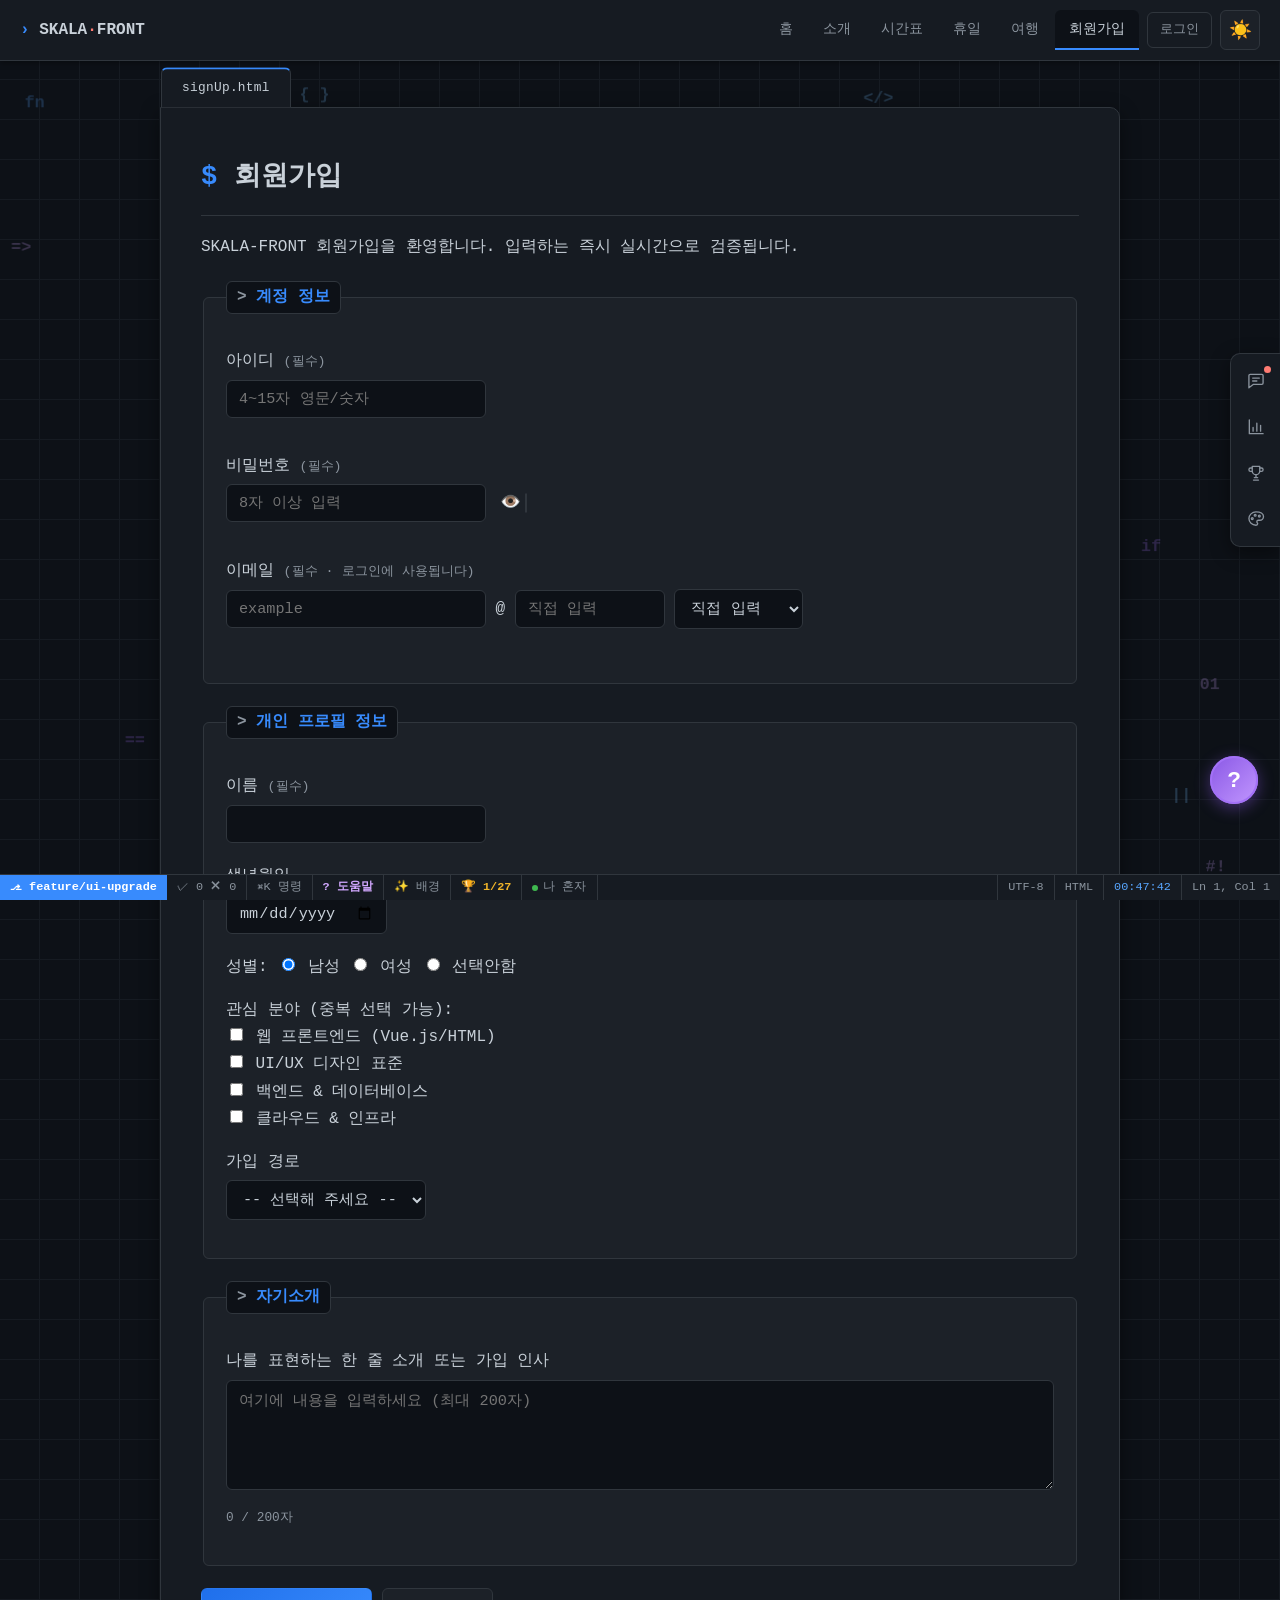
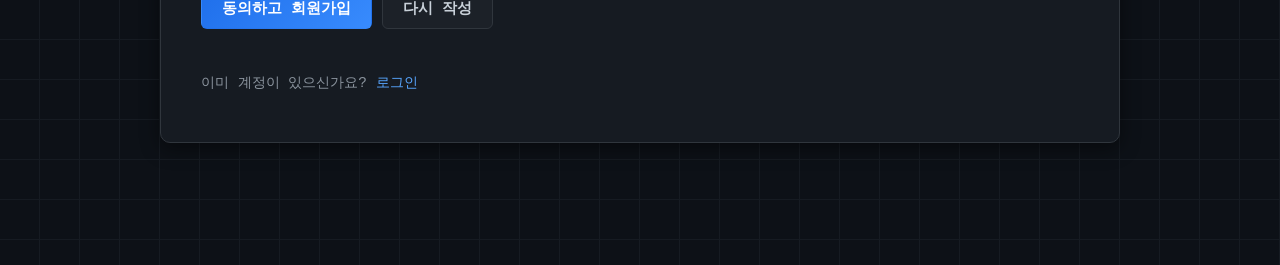
<file: html/signUp.html>
<!DOCTYPE html>
<html lang="ko">
<head>
    <meta charset="UTF-8">
    <meta name="viewport" content="width=device-width, initial-scale=1.0">
    <meta name="description" content="SKALA-FRONT 회원가입 폼">
    <link rel="stylesheet" href="../css/style.css">
    <script src="../js/effects.js"></script>
    <script src="../js/common.js"></script>
    <script src="../js/achievements.js"></script>
    <script src="../js/ambient.js"></script>
    <script src="../js/supabaseConfig.js"></script>
    <script type="module" src="../js/supabaseClient.js"></script>
    <script src="../js/auth.js"></script>
    <script src="../js/auth-ui.js"></script>
    <script src="../js/dock.js"></script>
    <script src="../js/guestbook.js"></script>
    <script src="../js/stats.js"></script>
    <script src="../js/canvas.js"></script>
    <script src="../js/presence.js"></script>
    <script src="../js/signup.js"></script>
    <title>회원가입</title>
</head>
<body>
    <header class="topbar">
        <div class="brand">SKALA<span>·</span>FRONT</div>
        <nav>
            <a href="index.html">홈</a>
            <a href="myProfile.html">소개</a>
            <a href="myClass.html">시간표</a>
            <a href="holiday.html">휴일</a>
            <a href="myTrip.html">여행</a>
            <a href="signUp.html">회원가입</a>
        </nav>
        <button class="theme-toggle" onclick="toggleTheme()" aria-label="테마 전환">🌙</button>
    </header>

    <div class="container" data-file="signUp.html">
        <h1>회원가입</h1>
        <p>SKALA-FRONT 회원가입을 환영합니다. 입력하는 즉시 실시간으로 검증됩니다.</p>

        <!-- action/method 없음: 제출은 signup.js 가 Supabase Auth 로 처리한다.
             (예전 GET 제출은 비밀번호가 URL 쿼리에 그대로 노출됐다) -->
        <form id="signupForm">
            <fieldset>
                <legend>계정 정보</legend>
                <p>
                    <label for="userId">아이디 <small>(필수)</small></label><br>
                    <input type="text" id="userId" name="userId" minlength="4" maxlength="15"
                           required placeholder="4~15자 영문/숫자" autocomplete="username">
                    <span class="field-msg" id="idMsg"></span>
                </p>
                <p>
                    <label for="userPw">비밀번호 <small>(필수)</small></label><br>
                    <input type="password" id="userPw" name="userPw" minlength="8"
                           required placeholder="8자 이상 입력" autocomplete="new-password">
                    <button type="button" class="pw-toggle" id="pwToggle" aria-label="비밀번호 표시">👁️</button>
                    <span class="strength"><span class="strength-bar" id="strengthBar"></span></span>
                    <span class="field-msg" id="pwMsg"></span>
                </p>
                <p>
                    <label for="userEmail">이메일 <small>(필수 · 로그인에 사용됩니다)</small></label><br>
                    <input type="text" id="userEmail" name="userEmail" required placeholder="example">
                    @
                    <input type="text" id="emailDomainInput" name="emailDomainInput"
                           required placeholder="직접 입력" style="width:150px;">
                    <select id="emailDomain" name="emailDomain">
                        <option value="direct">직접 입력</option>
                        <option value="naver.com">naver.com</option>
                        <option value="gmail.com">gmail.com</option>
                        <option value="daum.net">daum.net</option>
                    </select>
                    <span class="field-msg" id="emailMsg"></span>
                </p>
            </fieldset>

            <fieldset>
                <legend>개인 프로필 정보</legend>
                <p>
                    <label for="userName">이름 <small>(필수)</small></label><br>
                    <input type="text" id="userName" name="userName" required>
                </p>
                <p>
                    <label for="userBirth">생년월일</label><br>
                    <input type="date" id="userBirth" name="userBirth">
                </p>
                <p>
                    성별:
                    <label><input type="radio" name="gender" value="male" checked> 남성</label>
                    <label><input type="radio" name="gender" value="female"> 여성</label>
                    <label><input type="radio" name="gender" value="none"> 선택안함</label>
                </p>
                <p>
                    관심 분야 (중복 선택 가능):<br>
                    <label><input type="checkbox" name="interest" value="frontend"> 웹 프론트엔드 (Vue.js/HTML)</label><br>
                    <label><input type="checkbox" name="interest" value="uiux"> UI/UX 디자인 표준</label><br>
                    <label><input type="checkbox" name="interest" value="backend"> 백엔드 &amp; 데이터베이스</label><br>
                    <label><input type="checkbox" name="interest" value="devops"> 클라우드 &amp; 인프라</label>
                </p>
                <p>
                    <label for="route">가입 경로</label><br>
                    <select id="route" name="route">
                        <option value="">-- 선택해 주세요 --</option>
                        <option value="search">검색</option>
                        <option value="friend">지인 추천</option>
                        <option value="sns">SNS</option>
                    </select>
                </p>
            </fieldset>

            <fieldset>
                <legend>자기소개</legend>
                <p>
                    <label for="intro">나를 표현하는 한 줄 소개 또는 가입 인사</label><br>
                    <textarea id="intro" name="intro" rows="5"
                              placeholder="여기에 내용을 입력하세요 (최대 200자)"></textarea>
                    <span class="char-count" id="charCount">0 / 200자</span>
                </p>
            </fieldset>

            <div class="btn-row">
                <input type="submit" id="submitBtn" value="동의하고 회원가입">
                <input type="reset" value="다시 작성">
            </div>

            <!-- 서버(Supabase) 응답 표시 영역 -->
            <p class="form-status" id="formStatus" role="status" aria-live="polite"></p>
        </form>

        <p class="login-hint">
            이미 계정이 있으신가요? <a href="login.html">로그인</a>
        </p>
    </div>

    <button class="to-top" aria-label="맨 위로">↑</button>
</body>
</html>
</file>
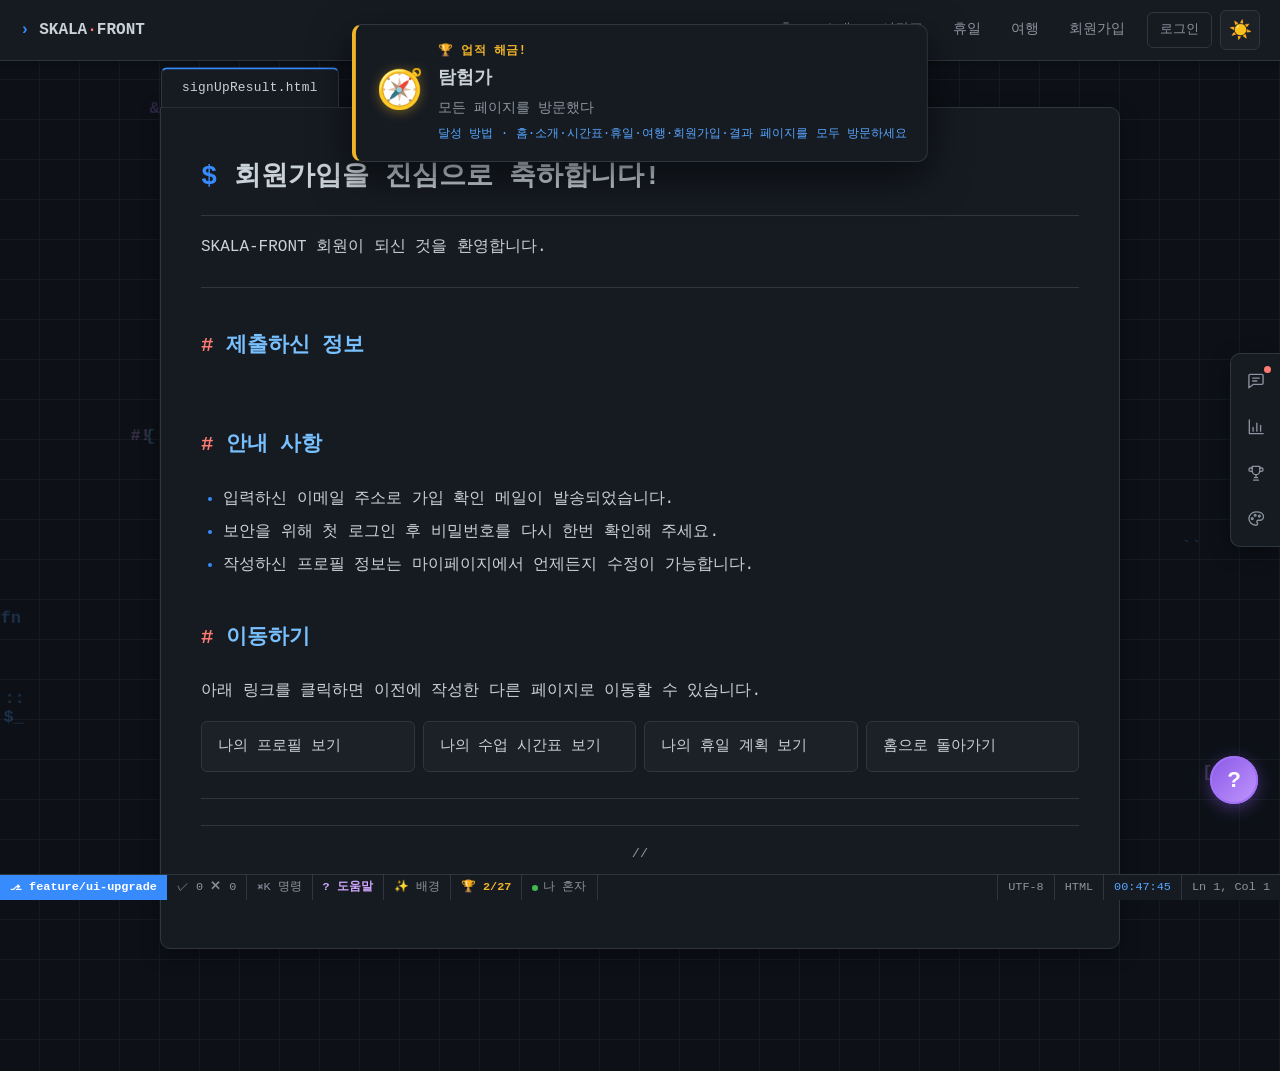
<file: html/signUpResult.html>
<!DOCTYPE html>
<html lang="ko">
<head>
    <meta charset="UTF-8">
    <meta name="viewport" content="width=device-width, initial-scale=1.0">
    <meta name="description" content="SKALA-FRONT 회원가입 완료">
    <link rel="stylesheet" href="../css/style.css">
    <script src="../js/effects.js"></script>
    <script src="../js/common.js"></script>
    <script src="../js/achievements.js"></script>
    <script src="../js/ambient.js"></script>
    <script src="../js/supabaseConfig.js"></script>
    <script type="module" src="../js/supabaseClient.js"></script>
    <script src="../js/auth.js"></script>
    <script src="../js/auth-ui.js"></script>
    <script src="../js/dock.js"></script>
    <script src="../js/guestbook.js"></script>
    <script src="../js/stats.js"></script>
    <script src="../js/canvas.js"></script>
    <script src="../js/presence.js"></script>
    <script src="../js/result.js"></script>
    <title>회원가입 결과</title>
</head>
<body>
    <header class="topbar">
        <div class="brand">SKALA<span>·</span>FRONT</div>
        <nav>
            <a href="index.html">홈</a>
            <a href="myProfile.html">소개</a>
            <a href="myClass.html">시간표</a>
            <a href="holiday.html">휴일</a>
            <a href="myTrip.html">여행</a>
            <a href="signUp.html">회원가입</a>
        </nav>
        <button class="theme-toggle" onclick="toggleTheme()" aria-label="테마 전환">🌙</button>
    </header>

    <div class="container" data-file="signUpResult.html">
        <h1>회원가입을 진심으로 축하합니다!</h1>
        <p><span id="greetName"></span>SKALA-FRONT 회원이 되신 것을 환영합니다.</p>

        <hr>

        <h2>제출하신 정보</h2>
        <div id="summaryWrap">
            <table class="summary-table">
                <tbody id="summaryBody"></tbody>
            </table>
        </div>

        <h2>안내 사항</h2>
        <ul>
            <li>입력하신 이메일 주소로 가입 확인 메일이 발송되었습니다.</li>
            <li>보안을 위해 첫 로그인 후 비밀번호를 다시 한번 확인해 주세요.</li>
            <li>작성하신 프로필 정보는 마이페이지에서 언제든지 수정이 가능합니다.</li>
        </ul>

        <h2>이동하기</h2>
        <p>아래 링크를 클릭하면 이전에 작성한 다른 페이지로 이동할 수 있습니다.</p>
        <nav class="page-nav">
            <ul>
                <li><a href="myProfile.html">나의 프로필 보기</a></li>
                <li><a href="myClass.html">나의 수업 시간표 보기</a></li>
                <li><a href="holiday.html">나의 휴일 계획 보기</a></li>
                <li><a href="index.html">홈으로 돌아가기</a></li>
            </ul>
        </nav>

        <hr>
        <footer>
            <p>&copy; 2026 ParkYoungSeo 포트폴리오</p>
        </footer>
    </div>

    <button class="to-top" aria-label="맨 위로">↑</button>
</body>
</html>
</file>
<file: css/style.css>
/* ============================================================
   SKALA-FRONT 공통 스타일시트
   -------------------------------------------------------------
   미션1  전체 테마 및 텍스트 Styling
   미션2  박스 모델 (container / card / table)
   미션3  가독성 높은 회원가입 폼
   심화   CSS 변수 · 다크모드 · 애니메이션 · 반응형 · Flex/Grid
   컨셉   개발자 터미널 / IDE (VS Code 다크 감성)
   ============================================================ */

/* 외부 폰트 없이 OS 기본 모노스페이스 폰트 사용 */

/* ---------- CSS 변수 · 다크 IDE (기본) ---------- */
:root {
    --bg: #0d1117;
    --surface: #161b22;
    --surface-alt: #1c2128;
    --text: #c9d1d9;
    --text-soft: #8b949e;
    --border: #30363d;

    --brand: #58a6ff;          /* 키워드/링크 블루 */
    --brand-dark: #79c0ff;
    --brand-light: #1f2a3a;
    --accent: #388bfd;         /* 시그니처 블루 (VS Code) */
    --accent-dark: #1f6feb;
    --danger: #ff7b72;
    --warning: #e3b341;

    /* 문법 강조 색상 */
    --syn-green: #79c0ff;
    --syn-cyan: #79c0ff;
    --syn-pink: #ff7b72;
    --syn-yellow: #e3b341;
    --syn-purple: #d2a8ff;
    --syn-orange: #ffa657;
    --syn-comment: #8b949e;

    --mono: ui-monospace, "SF Mono", "JetBrains Mono", Menlo, Monaco,
            Consolas, "D2Coding", "Courier New", monospace;
    --kr: "Apple SD Gothic Neo", "Malgun Gothic", "맑은 고딕", sans-serif;

    --shadow-sm: 0 2px 6px rgba(0, 0, 0, 0.35);
    --shadow-md: 0 6px 20px rgba(0, 0, 0, 0.45);
    --shadow-lg: 0 14px 40px rgba(0, 0, 0, 0.6);

    --radius: 10px;
    --radius-sm: 6px;
    --transition: 0.2s ease;

    --gradient: linear-gradient(135deg, #1f6feb 0%, #58a6ff 100%);
    --gradient-accent: linear-gradient(135deg, #1f6feb 0%, #388bfd 100%);
    --glow: 0 0 0 3px rgba(88, 166, 255, 0.25);
}

/* ---------- 라이트 IDE 변형 ---------- */
[data-theme="light"] {
    --bg: #ffffff;
    --surface: #f6f8fa;
    --surface-alt: #eaeef2;
    --text: #1f2328;
    --text-soft: #59636e;
    --border: #d1d9e0;

    --brand: #0969da;
    --brand-dark: #0550ae;
    --brand-light: #ddf4ff;
    --accent: #0969da;
    --accent-dark: #0550ae;
    --danger: #cf222e;
    --warning: #9a6700;

    --syn-green: #0550ae;
    --syn-cyan: #0550ae;
    --syn-pink: #cf222e;
    --syn-yellow: #9a6700;
    --syn-purple: #8250df;
    --syn-orange: #953800;
    --syn-comment: #59636e;

    --shadow-sm: 0 2px 6px rgba(31, 35, 40, 0.08);
    --shadow-md: 0 6px 20px rgba(31, 35, 40, 0.12);
    --shadow-lg: 0 14px 40px rgba(31, 35, 40, 0.18);
    --glow: 0 0 0 3px rgba(9, 105, 218, 0.2);
}

/* ---------- 리셋 & 기본 ---------- */
* { box-sizing: border-box; }

body {
    font-family: var(--mono);
    line-height: 1.7;
    color: var(--text);
    background: var(--bg);
    /* 은은한 그리드 배경 (에디터 느낌) */
    background-image:
        linear-gradient(var(--surface) 1px, transparent 1px),
        linear-gradient(90deg, var(--surface) 1px, transparent 1px);
    background-size: 40px 40px;
    background-position: -1px -1px;
    margin: 0;
    padding: 0 0 90px;
    transition: background-color var(--transition), color var(--transition);
}

/* ---------- 상단 바 (에디터 탭바) ---------- */
.topbar {
    position: sticky;
    top: 0;
    z-index: 100;
    display: flex;
    align-items: center;
    gap: 8px;
    flex-wrap: wrap;
    padding: 10px 20px;
    background: var(--surface);
    border-bottom: 1px solid var(--border);
    box-shadow: var(--shadow-sm);
}

.topbar .brand {
    font-weight: 700;
    font-size: 1rem;
    color: var(--text);
    margin-right: auto;
    letter-spacing: 0;
}

.topbar .brand::before {
    content: "› ";
    color: var(--accent);
    font-weight: 700;
}

.topbar .brand span { color: var(--syn-pink); }

.topbar nav {
    display: flex;
    gap: 2px;
    flex-wrap: wrap;
}

.topbar nav a {
    padding: 7px 14px;
    border-radius: var(--radius-sm) var(--radius-sm) 0 0;
    color: var(--text-soft);
    font-size: 0.9rem;
    font-weight: 500;
    border-bottom: 2px solid transparent;
    transition: all var(--transition);
}

.topbar nav a:hover {
    background: var(--surface-alt);
    color: var(--brand);
    text-decoration: none;
}

.topbar nav a.active {
    color: var(--text);
    background: var(--bg);
    border-bottom-color: var(--accent);
}

/* 테마 토글 */
.theme-toggle {
    width: 40px;
    height: 40px;
    border-radius: var(--radius-sm);
    border: 1px solid var(--border);
    background: var(--surface-alt);
    color: var(--text);
    font-size: 1.15rem;
    cursor: pointer;
    display: grid;
    place-items: center;
    transition: all var(--transition);
}

.theme-toggle:hover {
    border-color: var(--accent);
    transform: translateY(-1px);
}

/* ---------- 컨테이너 (코드 패널) ---------- */
.container {
    max-width: 960px;
    margin: 46px auto 32px;
    background: var(--surface);
    padding: 32px 40px;
    border: 1px solid var(--border);
    border-radius: 0 var(--radius) var(--radius) var(--radius);
    box-shadow: var(--shadow-md);
    animation: fadeInUp 0.5s ease both;
    position: relative;
    z-index: 1;
}

/* 왼쪽 상단 파일 라벨 (각 페이지 data-file 값) — 활성 에디터 탭 느낌 */
.container::before {
    content: attr(data-file);
    position: absolute;
    top: -1px;
    left: 0;
    transform: translateY(-100%);
    background: var(--surface);
    border: 1px solid var(--border);
    border-bottom: none;
    border-top: 2px solid var(--accent);
    border-radius: var(--radius-sm) var(--radius-sm) 0 0;
    padding: 8px 20px;
    font-size: 0.8rem;
    letter-spacing: 0.3px;
    color: var(--text);
    font-family: var(--mono);
}

/* ---------- 타이포그래피 ---------- */
h1 {
    color: var(--text);
    font-size: 1.7rem;
    font-weight: 700;
    padding: 14px 0;
    margin-top: 0;
    border-bottom: 1px solid var(--border);
}

h1::before {
    content: "$ ";
    color: var(--accent);
    font-weight: 700;
}

h2 {
    color: var(--brand-dark);
    font-size: 1.3rem;
    padding: 6px 0;
    margin-top: 34px;
}

h2::before {
    content: "# ";
    color: var(--syn-pink);
    font-weight: 700;
}

h3 {
    color: var(--syn-purple);
    font-size: 1.1rem;
}

h3::before {
    content: "## ";
    color: var(--syn-comment);
    font-weight: 400;
}

p { color: var(--text); }

small { color: var(--text-soft); }

a {
    color: var(--brand);
    text-decoration: none;
    transition: color var(--transition);
}

a:hover { color: var(--syn-green); text-decoration: underline; }

strong { color: var(--syn-orange); }

hr {
    border: none;
    border-top: 1px solid var(--border);
    margin: 26px 0;
}

mark {
    background: rgba(227, 179, 65, 0.18);
    color: var(--syn-yellow);
    padding: 1px 5px;
    border-radius: 4px;
    font-weight: 600;
}

/* ---------- 터미널 히어로 (index) ---------- */
.terminal {
    background: #0b0f16;
    border: 1px solid #30363d;
    border-radius: var(--radius);
    overflow: hidden;
    margin-bottom: 26px;
    box-shadow: var(--shadow-md);
    font-family: var(--mono);
}

.term-bar {
    display: flex;
    align-items: center;
    gap: 8px;
    background: #21262d;
    padding: 9px 14px;
    border-bottom: 1px solid #30363d;
}

.term-bar .tl {
    width: 12px;
    height: 12px;
    border-radius: 50%;
    display: inline-block;
}

.tl.red { background: #ff5f56; }
.tl.yellow { background: #ffbd2e; }
.tl.green { background: #27c93f; }

.term-title {
    margin-left: 10px;
    color: #8b949e;
    font-size: 0.8rem;
}

.term-body {
    padding: 20px 22px;
    background: #0d1117;
    color: #c9d1d9;
    font-size: 0.95rem;
    line-height: 1.95;
}

.term-body p { margin: 0; color: #c9d1d9; }
.term-body .prompt { color: #58a6ff; font-weight: 700; }
.term-body .path { color: #79c0ff; }
.term-body .flag { color: #d2a8ff; }
.term-body .comment { color: #8b949e; }
.term-body .str { color: #79c0ff; }
.term-body .big {
    font-size: 1.5rem;
    font-weight: 700;
    color: #e6edf3;
    display: inline-block;
    margin: 2px 0;
}

.cursor {
    display: inline-block;
    width: 9px;
    height: 1.05em;
    background: var(--accent);
    vertical-align: text-bottom;
    animation: blink 1s steps(1) infinite;
}

.clock-badge {
    display: inline-block;
    margin-top: 6px;
    padding: 4px 12px;
    background: var(--surface-alt);
    border: 1px solid var(--border);
    border-radius: var(--radius-sm);
    color: var(--text-soft);
    font-variant-numeric: tabular-nums;
    font-size: 0.85rem;
}

/* 옛 .hero 대비 폴백 */
.hero {
    background: var(--surface-alt);
    border: 1px solid var(--border);
    border-radius: var(--radius);
    padding: 32px;
    margin-bottom: 24px;
}

.hero .subtitle { color: var(--text-soft); }

/* ---------- 카드 그리드 ---------- */
.card-grid {
    display: grid;
    grid-template-columns: repeat(auto-fit, minmax(230px, 1fr));
    gap: 16px;
    margin: 20px 0;
}

.info-card {
    background: var(--surface-alt);
    border: 1px solid var(--border);
    border-radius: var(--radius-sm);
    padding: 18px;
    transition: transform var(--transition), box-shadow var(--transition), border-color var(--transition);
}

.info-card:hover {
    transform: translateY(-4px);
    box-shadow: var(--shadow-lg);
    border-color: var(--accent);
}

.info-card .icon {
    font-size: 1.8rem;
    display: block;
    margin-bottom: 6px;
}

.info-card h3 { margin: 6px 0; }
.info-card h3::before { content: ""; }

/* ---------- 바로가기 (파일 탐색기형 타일) ---------- */
nav.page-nav ul {
    list-style: none;
    padding: 0;
    margin: 14px 0 0;
    display: grid;
    grid-template-columns: repeat(auto-fit, minmax(180px, 1fr));
    gap: 8px;
}

nav.page-nav li { margin: 0; }

nav.page-nav li a {
    display: flex;
    align-items: center;
    gap: 8px;
    padding: 12px 16px;
    background: var(--surface-alt);
    border: 1px solid var(--border);
    border-radius: var(--radius-sm);
    color: var(--text);
    font-size: 0.92rem;
    transition: border-color var(--transition), background var(--transition), color var(--transition);
}

nav.page-nav li a .file {
    margin-left: auto;
    color: var(--text-soft);
    font-size: 0.76rem;
}

nav.page-nav li a .arw {
    color: var(--text-soft);
    transition: transform var(--transition), color var(--transition);
}

nav.page-nav li a:hover {
    background: var(--brand-light);
    border-color: var(--brand);
    color: var(--brand);
    text-decoration: none;
}

nav.page-nav li a:hover .arw { transform: translateX(3px); color: var(--brand); }
nav.page-nav li a:hover .file { color: var(--brand); }

/* ---------- aside / footer ---------- */
aside {
    background: var(--surface-alt);
    border: 1px solid var(--border);
    border-left: 3px solid var(--brand);
    border-radius: var(--radius-sm);
    padding: 18px 22px;
    margin: 20px 0;
}
/* 두 번째 이후 섹션 헤딩은 구분선으로 분리 (톤·간격 정리) */
aside h2:not(:first-of-type) {
    margin-top: 24px;
    padding-top: 18px;
    border-top: 1px solid var(--border);
}

.aside-sub {
    color: var(--text-soft);
    font-size: 0.85rem;
    margin: 4px 0 12px;
}

/* ---------- 실시간 날씨 위젯 (과제) ---------- */
.weather-widget { margin-bottom: 8px; }

.weather-label {
    display: block;
    font-size: 0.8rem;
    color: var(--text-soft);
    margin-bottom: 6px;
}

.weather-select {
    width: 100%;
    max-width: 320px;
    padding: 8px 12px;
    font: inherit;
    font-size: 0.9rem;
    color: var(--text);
    background: var(--surface);
    border: 1px solid var(--border);
    border-radius: var(--radius-sm);
    cursor: pointer;
}
.weather-select:focus {
    outline: none;
    border-color: var(--accent);
    box-shadow: 0 0 0 2px rgba(56, 139, 253, 0.25);
}

.weather-box {
    margin-top: 12px;
    min-height: 84px;
    display: flex;
    align-items: center;
}
.weather-hint, .weather-loading { color: var(--text-soft); font-size: 0.88rem; }
.weather-loading { animation: pulse 1.1s ease-in-out infinite; }
.weather-loading::before { content: "⏳ "; }
.weather-err { color: #f85149; font-size: 0.88rem; }
@keyframes pulse { 0%,100% { opacity: 0.55; } 50% { opacity: 1; } }

.weather-card {
    width: 100%;
    padding: 16px 18px;
    background: var(--surface);
    border: 1px solid var(--border);
    border-left: 3px solid var(--accent);
    border-radius: var(--radius-sm);
    animation: weatherIn 0.4s ease both;
}
@keyframes weatherIn { from { opacity: 0; transform: translateY(6px); } to { opacity: 1; transform: none; } }

/* 날씨별 상단 배경 톤 (은은하게) */
.weather-card[data-sky="clear"] { background: linear-gradient(160deg, rgba(56,139,253,.12), transparent 60%), var(--surface); border-left-color: #58a6ff; }
.weather-card[data-sky="cloud"] { background: linear-gradient(160deg, rgba(139,148,158,.14), transparent 60%), var(--surface); border-left-color: #8b949e; }
.weather-card[data-sky="rain"]  { background: linear-gradient(160deg, rgba(88,166,255,.16), transparent 60%), var(--surface); border-left-color: #388bfd; }
.weather-card[data-sky="snow"]  { background: linear-gradient(160deg, rgba(210,232,255,.16), transparent 60%), var(--surface); border-left-color: #a5d6ff; }
.weather-card[data-sky="fog"]   { background: linear-gradient(160deg, rgba(139,148,158,.12), transparent 60%), var(--surface); border-left-color: #a0a8b0; }
.weather-card[data-sky="storm"] { background: linear-gradient(160deg, rgba(163,113,247,.16), transparent 60%), var(--surface); border-left-color: #a371f7; }

.weather-top { display: flex; align-items: center; gap: 16px; }
.weather-icon { font-size: 2.8rem; line-height: 1; }
.weather-city { font-size: 0.85rem; color: var(--text-soft); margin: 0; }
.weather-temp { font-size: 2rem; font-weight: 700; color: var(--brand); margin: 2px 0; line-height: 1.1; }
.weather-meta { font-size: 0.82rem; color: var(--text-soft); margin: 0; }

.weather-stats {
    display: grid;
    grid-template-columns: 1fr 1fr;
    gap: 8px;
    margin-top: 14px;
    padding-top: 14px;
    border-top: 1px dashed var(--border);
}
.weather-stats .ws {
    display: flex;
    justify-content: space-between;
    font-size: 0.82rem;
    color: var(--text);
}
.weather-stats .ws b { color: var(--text-soft); font-weight: 500; }

/* 시간별 미니 예보 (sparkline) */
.weather-hourly {
    display: flex;
    justify-content: space-between;
    align-items: flex-end;
    gap: 4px;
    margin-top: 14px;
    padding-top: 12px;
    border-top: 1px dashed var(--border);
}
.wh-col { display: flex; flex-direction: column; align-items: center; justify-content: flex-end; flex: 1; }
.wh-t { font-size: 0.66rem; color: var(--text-soft); margin-bottom: 4px; }
.wh-bar {
    width: 9px;
    border-radius: 4px 4px 0 0;
    background: linear-gradient(180deg, var(--brand), var(--accent));
    transition: height 0.4s ease;
}
.wh-h { font-size: 0.62rem; color: var(--text-soft); margin-top: 5px; }

/* ---------- 미니 앱 카드 런처 (과제) ---------- */
.app-launcher {
    display: grid;
    grid-template-columns: repeat(3, 1fr);
    gap: 10px;
}
.app-card {
    display: flex;
    flex-direction: column;
    align-items: flex-start;
    gap: 3px;
    padding: 14px;
    font: inherit;
    text-align: left;
    color: var(--text);
    background: var(--surface);
    border: 1px solid var(--border);
    border-radius: var(--radius-sm);
    cursor: pointer;
    position: relative;
    overflow: hidden;
    transition: transform 0.15s ease, border-color 0.15s ease, box-shadow 0.15s ease;
}
.app-card::before {
    content: "";
    position: absolute;
    inset: 0 auto 0 0;
    width: 3px;
    background: var(--accent);
    transform: scaleY(0);
    transform-origin: bottom;
    transition: transform 0.2s ease;
}
.app-card:hover {
    transform: translateY(-3px);
    border-color: var(--accent);
    box-shadow: 0 6px 18px rgba(0, 0, 0, 0.25);
}
.app-card:hover::before { transform: scaleY(1); }
.app-ico { font-size: 1.7rem; line-height: 1; }
.app-name { font-size: 0.86rem; font-weight: 600; margin-top: 4px; }
.app-desc { font-size: 0.72rem; color: var(--text-soft); }
.app-run {
    font-size: 0.68rem;
    color: var(--accent);
    margin-top: 6px;
    opacity: 0;
    transform: translateX(-4px);
    transition: opacity 0.2s ease, transform 0.2s ease;
}
.app-card:hover .app-run { opacity: 1; transform: none; }

.aside-sub code {
    font-size: 0.82em;
    padding: 1px 5px;
    background: var(--surface);
    border: 1px solid var(--border);
    border-radius: 4px;
    color: var(--brand);
}

@media (max-width: 560px) {
    .app-launcher { grid-template-columns: 1fr; }
    .app-card { flex-direction: row; align-items: center; gap: 10px; }
    .app-card .app-run { display: none; }
}

/* ---------- 커스텀 입력/알림 모달 (테마 prompt/alert) ---------- */
.sk-dialog-ov {
    position: fixed;
    inset: 0;
    z-index: 3000;
    display: flex;
    align-items: center;
    justify-content: center;
    padding: 20px;
    background: rgba(1, 4, 9, 0.6);
    backdrop-filter: blur(3px);
    -webkit-backdrop-filter: blur(3px);
    opacity: 0;
    transition: opacity 0.2s ease;
}
.sk-dialog-ov.show { opacity: 1; }

.sk-dialog {
    width: 100%;
    max-width: 440px;
    background: var(--surface);
    border: 1px solid var(--border);
    border-radius: var(--radius);
    box-shadow: 0 24px 60px rgba(0, 0, 0, 0.5);
    overflow: hidden;
    transform: translateY(10px) scale(0.97);
    transition: transform 0.22s cubic-bezier(0.16, 1, 0.3, 1);
}
.sk-dialog-ov.show .sk-dialog { transform: none; }

.sk-dialog-bar {
    display: flex;
    align-items: center;
    gap: 7px;
    padding: 10px 14px;
    background: var(--surface-alt);
    border-bottom: 1px solid var(--border);
}
.sk-dot { width: 11px; height: 11px; border-radius: 50%; display: inline-block; }
.sk-dot.r { background: #ff5f56; }
.sk-dot.y { background: #ffbd2e; }
.sk-dot.g { background: #27c93f; }
.sk-dialog-title {
    margin-left: 8px;
    font-size: 0.82rem;
    color: var(--text-soft);
}

.sk-dialog-body { padding: 20px 22px 8px; }
.sk-dialog-msg {
    margin: 0;
    font-size: 0.92rem;
    line-height: 1.6;
    color: var(--text);
    white-space: pre-wrap;
    word-break: break-word;
}
.sk-dialog-input {
    width: 100%;
    margin-top: 16px;
    padding: 11px 14px;
    font: inherit;
    font-size: 1rem;
    color: var(--text);
    background: var(--bg);
    border: 1px solid var(--border);
    border-radius: var(--radius-sm);
}
.sk-dialog-input:focus {
    outline: none;
    border-color: var(--accent);
    box-shadow: 0 0 0 3px rgba(56, 139, 253, 0.25);
}

.sk-dialog-foot {
    display: flex;
    justify-content: flex-end;
    gap: 10px;
    padding: 16px 22px 20px;
}
.sk-dialog-foot .btn { margin: 0; }
/* 다이얼로그 확인 버튼에는 터미널 '$' 프리픽스를 숨김 */
.sk-dialog-foot .btn-primary::before { content: none; }

footer {
    text-align: center;
    color: var(--text-soft);
    font-size: 0.85rem;
    margin-top: 24px;
    padding-top: 16px;
    border-top: 1px solid var(--border);
}

footer::before {
    content: "// ";
    color: var(--syn-comment);
}

/* ---------- 리스트 ---------- */
ul li, ol li { margin: 6px 0; }

ul { padding-left: 22px; }
ul li::marker { color: var(--accent); }

ol { padding-left: 22px; }
ol li::marker { color: var(--accent); font-weight: 700; }

/* list-style:none 을 인라인으로 지정한 커스텀 목록은 마커 없음 (자동 유지) */

dl {
    background: var(--surface-alt);
    border: 1px solid var(--border);
    border-radius: var(--radius-sm);
    padding: 18px 22px;
}

dt {
    font-weight: 700;
    color: var(--syn-cyan);
    font-size: 1.05rem;
    margin-top: 12px;
}

dt::before { content: "▸ "; color: var(--accent); }

dd { margin: 4px 0 0 18px; color: var(--text-soft); }

/* ---------- 탭 ---------- */
.tabs {
    display: flex;
    gap: 2px;
    border-bottom: 1px solid var(--border);
    margin-top: 20px;
    flex-wrap: wrap;
}

.tab-btn {
    padding: 9px 18px;
    border: 1px solid transparent;
    border-bottom: none;
    background: none;
    color: var(--text-soft);
    font-size: 0.92rem;
    font-family: var(--mono);
    cursor: pointer;
    border-radius: var(--radius-sm) var(--radius-sm) 0 0;
    transition: all var(--transition);
}

.tab-btn:hover { color: var(--brand); background: var(--surface-alt); }

.tab-btn.active {
    color: var(--text);
    background: var(--surface-alt);
    border-color: var(--border);
    border-bottom: 1px solid var(--surface-alt);
    margin-bottom: -1px;
}

.tab-panel { display: none; animation: fadeIn 0.35s ease; padding: 14px 4px; }
.tab-panel.active { display: block; }

/* ---------- 스킬 프로그레스 ---------- */
.skill { margin: 14px 0; }

.skill-label {
    display: flex;
    justify-content: space-between;
    margin-bottom: 5px;
    font-size: 0.9rem;
    color: var(--text);
}

.progress {
    height: 10px;
    background: var(--surface-alt);
    border: 1px solid var(--border);
    border-radius: 999px;
    overflow: hidden;
}

.progress-bar {
    height: 100%;
    width: 0;
    background: var(--gradient-accent);
    border-radius: 999px;
    transition: width 1.1s cubic-bezier(0.16, 1, 0.3, 1);
}

/* ---------- 테이블 ---------- */
table {
    border-collapse: collapse;
    width: 100%;
    margin-top: 18px;
    border: 1px solid var(--border);
    border-radius: var(--radius-sm);
    overflow: hidden;
    font-size: 0.92rem;
}

caption {
    color: var(--text-soft);
    padding-bottom: 8px;
    font-family: var(--mono);
}

th, td {
    border: 1px solid var(--border);
    padding: 10px 8px;
    text-align: center;
    transition: background var(--transition);
}

thead th {
    background: var(--surface-alt);
    color: var(--accent);
    cursor: pointer;
    font-weight: 700;
}

tbody tr:nth-child(even) { background: rgba(255, 255, 255, 0.02); }
tbody td:hover { background: var(--brand-light); }

.today-col { background: rgba(56, 139, 253, 0.16) !important; color: var(--brand-dark); font-weight: 700; }
th.today-col { background: rgba(56, 139, 253, 0.30) !important; color: var(--brand-dark); }

.lunch {
    background: rgba(227, 179, 65, 0.15) !important;
    color: var(--syn-yellow);
    font-weight: 700;
    letter-spacing: 3px;
}

td.picked { outline: 2px solid var(--accent); outline-offset: -2px; }

/* ---------- 타임라인 ---------- */
.timeline {
    position: relative;
    margin: 20px 0;
    padding-left: 28px;
}

.timeline::before {
    content: "";
    position: absolute;
    left: 7px; top: 6px; bottom: 6px;
    width: 2px;
    background: var(--border);
}

.timeline .event {
    position: relative;
    padding: 6px 0 6px 12px;
    margin-bottom: 6px;
}

.timeline .event::before {
    content: "";
    position: absolute;
    left: -27px; top: 14px;
    width: 12px; height: 12px;
    border-radius: 50%;
    background: var(--bg);
    border: 2px solid var(--accent);
}

.timeline .time {
    font-weight: 700;
    color: var(--brand);
    font-variant-numeric: tabular-nums;
}

details {
    background: var(--surface-alt);
    border: 1px solid var(--border);
    border-radius: var(--radius-sm);
    padding: 12px 18px;
    margin: 10px 0;
}

summary { cursor: pointer; font-weight: 700; color: var(--syn-cyan); }
summary::marker { color: var(--accent); }

/* ---------- 여행 갤러리 ---------- */
.gallery {
    display: grid;
    grid-template-columns: repeat(auto-fit, minmax(240px, 1fr));
    gap: 16px;
    margin: 20px 0;
}

.trip-card {
    background: var(--surface-alt);
    border: 1px solid var(--border);
    border-radius: var(--radius-sm);
    padding: 12px;
    margin: 0;
    transition: transform var(--transition), box-shadow var(--transition), border-color var(--transition);
    overflow: hidden;
}

.trip-card:hover {
    transform: translateY(-4px);
    box-shadow: var(--shadow-lg);
    border-color: var(--brand);
}

.trip-card img {
    width: 100%;
    height: 180px;
    object-fit: cover;
    border-radius: var(--radius-sm);
    cursor: zoom-in;
    transition: transform 0.4s ease;
    background: var(--bg);
}

.trip-card:hover img { transform: scale(1.05); }

.trip-card figcaption {
    margin-top: 10px;
    color: var(--text-soft);
    text-align: center;
    font-size: 0.9rem;
}

.media-box {
    background: var(--surface-alt);
    border: 1px solid var(--border);
    border-radius: var(--radius-sm);
    padding: 16px;
    margin: 16px 0;
    text-align: center;
}

.media-box audio, .media-box video {
    width: 100%;
    max-width: 480px;
    border-radius: var(--radius-sm);
}

/* ---------- 라이트박스 ---------- */
.lightbox {
    position: fixed;
    inset: 0;
    background: rgba(0, 0, 0, 0.9);
    display: none;
    place-items: center;
    z-index: 999;
    padding: 24px;
    animation: fadeIn 0.25s ease;
}

.lightbox.open { display: grid; }

.lightbox img {
    max-width: 90vw;
    max-height: 82vh;
    border-radius: var(--radius);
    box-shadow: var(--shadow-lg);
    animation: zoomIn 0.25s ease;
}

.lightbox .caption { color: #c9d1d9; text-align: center; margin-top: 12px; font-family: var(--mono); }

.lightbox .close {
    position: absolute;
    top: 18px; right: 26px;
    color: #fff;
    font-size: 2.2rem;
    cursor: pointer;
    line-height: 1;
}

/* ---------- 폼 ---------- */
form { margin-top: 20px; }

fieldset {
    border: 1px solid var(--border);
    border-radius: var(--radius-sm);
    padding: 18px 22px;
    margin-bottom: 22px;
    background: var(--surface-alt);
    transition: border-color var(--transition);
}

fieldset:focus-within { border-color: var(--accent); }

legend {
    font-weight: 700;
    color: var(--accent);
    padding: 2px 10px;
    font-size: 1rem;
    background: var(--bg);
    border: 1px solid var(--border);
    border-radius: var(--radius-sm);
}

legend::before { content: "> "; color: var(--syn-comment); }

label { font-weight: 500; color: var(--text); }

input[type="text"],
input[type="password"],
input[type="email"],
input[type="date"],
input[type="tel"],
select,
textarea {
    padding: 9px 12px;
    border: 1px solid var(--border);
    border-radius: var(--radius-sm);
    font-size: 0.95rem;
    font-family: var(--mono);
    background: var(--bg);
    color: var(--text);
    caret-color: var(--accent);
    margin: 4px 0;
    transition: border-color var(--transition), box-shadow var(--transition);
}

input:focus, select:focus, textarea:focus {
    outline: none;
    border-color: var(--brand);
    box-shadow: var(--glow);
}

input[type="text"], input[type="password"], input[type="email"] { width: 260px; }
textarea { width: 100%; resize: vertical; }

.field-msg { display: block; font-size: 0.8rem; margin-top: 3px; min-height: 1em; font-family: var(--mono); }
.field-msg.ok { color: var(--accent); }
.field-msg.err { color: var(--danger); }
input.valid { border-color: var(--accent); }
input.invalid { border-color: var(--danger); }

.strength {
    height: 7px;
    background: var(--surface-alt);
    border: 1px solid var(--border);
    border-radius: 999px;
    overflow: hidden;
    margin: 6px 0;
    width: 260px;
}

.strength-bar { height: 100%; width: 0; border-radius: 999px; transition: width var(--transition), background var(--transition); }

.char-count { text-align: right; font-size: 0.8rem; color: var(--text-soft); }

.pw-toggle { background: none; border: none; cursor: pointer; font-size: 1.05rem; padding: 4px; }

.btn-row { display: flex; gap: 10px; margin-top: 8px; flex-wrap: wrap; }

/* ---------- 지금 접속 중 (Presence) ---------- */

.sb.presence { display: inline-flex; align-items: center; gap: 5px; }
.presence-dot {
    width: 6px; height: 6px;
    border-radius: 50%;
    background: #3fb950;
    animation: presence-pulse 2s ease-in-out infinite;
}
@keyframes presence-pulse {
    0%, 100% { opacity: 1;   box-shadow: 0 0 0 0 rgba(63, 185, 80, 0.5); }
    50%      { opacity: 0.7; box-shadow: 0 0 0 4px rgba(63, 185, 80, 0); }
}

/* ---------- 남의 커서 ---------- */

/* fixed + overflow:hidden — 레이어가 문서 크기에 절대 영향을 주지 않는다.
   absolute 로 두면 화면 밖의 커서(특히 닉네임 라벨)가 문서를 넓혀
   가로 스크롤바가 생긴다. 대신 스크롤할 때 JS 가 위치를 다시 계산한다. */
.cursor-layer {
    position: fixed;
    inset: 0;
    overflow: hidden;
    z-index: 1400;        /* 도크(230) 위, 모달(1500) 아래 */
    pointer-events: none; /* 절대 클릭을 가로채면 안 된다 */
}
.rc {
    position: absolute;
    top: 0; left: 0;
    display: flex;
    align-items: flex-start;
    gap: 2px;
    /* 좌표 갱신이 60ms 마다라 부드럽게 이어 붙인다 */
    transition: transform 0.09s linear;
    will-change: transform;
}
.rc-name {
    margin-top: 10px;
    padding: 1px 6px;
    border-radius: 999px;
    font-family: var(--mono);
    font-size: 0.68rem;
    color: #0d1117;
    white-space: nowrap;
    max-width: 12ch;
    overflow: hidden;
    text-overflow: ellipsis;
}

/* 움직임을 싫어하는 사용자에게는 커서를 감춘다 */
@media (prefers-reduced-motion: reduce) {
    .cursor-layer { display: none; }
    .presence-dot { animation: none; }
}


/* ---------- 인기 명령어 ---------- */

.dock-h3 {
    margin: 22px 0 4px;
    font-size: 0.95rem;
    color: var(--brand-dark);
}
.cmd-list { list-style: none; padding: 0; margin: 8px 0 0; display: flex; flex-direction: column; gap: 5px; }
.cmd-row { display: flex; align-items: center; gap: 8px; font-size: 0.85rem; }
.cmd-rank { font-family: var(--mono); color: var(--text-soft); min-width: 1.2em; }
.cmd-name {
    font-family: var(--mono);
    background: none;
    border: none;
    padding: 2px 6px;
    border-radius: var(--radius-sm);
    color: var(--brand);
    cursor: pointer;
    min-width: 6.5em;
    text-align: left;
}
.cmd-name:hover { background: var(--brand-light); text-decoration: underline; }
.cmd-bar { flex: 1; height: 6px; background: var(--surface-alt); border-radius: 999px; overflow: hidden; }
.cmd-fill { display: block; height: 100%; background: var(--brand); border-radius: 999px; }
.cmd-count { font-family: var(--mono); font-size: 0.78rem; color: var(--text-soft); min-width: 2em; text-align: right; }


/* ---------- 함께 그리기 (픽셀 캔버스) ---------- */

.cv-palette { display: flex; flex-wrap: wrap; gap: 5px; margin: 10px 0; }
.cv-swatch {
    width: 24px; height: 24px;
    border-radius: var(--radius-sm);
    border: 2px solid var(--border);
    cursor: pointer;
    transition: transform var(--transition), border-color var(--transition);
}
.cv-swatch:hover { transform: scale(1.12); }
.cv-swatch.on { border-color: var(--brand); transform: scale(1.12); }

.cv-wrap {
    border: 1px solid var(--border);
    border-radius: var(--radius-sm);
    overflow: hidden;
    line-height: 0;
}
#cvBoard {
    width: 100%;
    height: auto;
    display: block;
    cursor: crosshair;
    /* 픽셀 아트가 뭉개지지 않도록 */
    image-rendering: pixelated;
}


/* ---------- 칭호 배지 (방명록·랭킹·계정 칩 공용) ---------- */

.title-badge {
    display: inline-block;
    font-family: var(--mono);
    font-size: 0.72rem;
    font-weight: 600;
    color: var(--brand);
    margin-right: 4px;
    white-space: nowrap;
    vertical-align: middle;
}

/* 히든 업적 칭호 — 무지개 그라디언트가 흐르며 빛난다 */
.title-badge.hidden {
    font-weight: 700;
    background: linear-gradient(90deg, #ff7b72, #f0b429, #3fb950, #58a6ff, #a371f7, #ff7b72);
    background-size: 300% 100%;
    -webkit-background-clip: text;
    background-clip: text;
    -webkit-text-fill-color: transparent;
    animation: title-shine 4s linear infinite;
    text-shadow: 0 0 8px rgba(163, 113, 247, 0.25);
}
@keyframes title-shine {
    to { background-position: 300% 50%; }
}
@media (prefers-reduced-motion: reduce) {
    .title-badge.hidden { animation: none; }
}

.acct-title { font-size: 0.7rem; }
.lb-title { font-size: 0.68rem; margin-right: 3px; }


/* ---------- 상단바 계정 칩 ---------- */

.acct { position: relative; display: flex; align-items: center; }

.acct-login {
    font-size: 0.82rem;
    font-family: var(--mono);
    color: var(--text-soft);
    text-decoration: none;
    padding: 6px 12px;
    border: 1px solid var(--border);
    border-radius: var(--radius-sm);
    transition: all var(--transition);
}
.acct-login:hover { border-color: var(--brand); color: var(--brand); }

.acct-chip {
    display: inline-flex;
    align-items: center;
    gap: 6px;
    padding: 6px 10px;
    background: var(--surface-alt);
    border: 1px solid var(--border);
    border-radius: var(--radius-sm);
    font-family: var(--mono);
    font-size: 0.82rem;
    color: var(--text);
    cursor: pointer;
    transition: all var(--transition);
}
.acct-chip:hover { border-color: var(--brand); }

/* 로그인 중임을 알리는 초록 점 (VS Code 원격 표시등 느낌) */
.acct-dot {
    width: 7px; height: 7px;
    border-radius: 50%;
    background: var(--syn-green, #3fb950);
    box-shadow: 0 0 0 2px color-mix(in srgb, var(--syn-green, #3fb950) 25%, transparent);
    flex-shrink: 0;
}

.acct-name {
    max-width: 10ch;
    overflow: hidden;
    text-overflow: ellipsis;
    white-space: nowrap;
}
.acct-caret { color: var(--text-soft); font-size: 0.7rem; }

.acct-menu {
    position: absolute;
    top: calc(100% + 6px);
    right: 0;
    z-index: 300;              /* 상단바(100) 위 */
    min-width: 140px;
    display: flex;
    flex-direction: column;
    padding: 4px;
    background: var(--surface);
    border: 1px solid var(--border);
    border-radius: var(--radius-sm);
    box-shadow: var(--shadow-md);
}
.acct-menu a,
.acct-menu button {
    text-align: left;
    padding: 7px 10px;
    background: none;
    border: none;
    border-radius: var(--radius-sm);
    font-family: var(--mono);
    font-size: 0.82rem;
    color: var(--text);
    text-decoration: none;
    cursor: pointer;
}
.acct-menu a:hover,
.acct-menu button:hover { background: var(--surface-alt); color: var(--brand); }
.acct-menu .acct-out:hover { color: var(--danger); }


/* ---------- Supabase 연동 (가입/로그인/내 계정) ---------- */

/* 서버 응답 표시 — 성공/실패 모두 여기에 */
.form-status {
    font-family: var(--mono);
    font-size: 0.85rem;
    margin-top: 10px;
    min-height: 1.2em;
    color: var(--text-soft);
}
.form-status.ok  { color: var(--accent); }
.form-status.err { color: var(--danger); }

.login-hint {
    margin-top: 16px;
    font-size: 0.9rem;
    color: var(--text-soft);
}

/* myProfile.html 의 "내 계정" 카드 — 로그인 시에만 표시 */
.account-card {
    background: var(--surface);
    border: 1px solid var(--border);
    border-radius: var(--radius);
    padding: 20px 22px;
    margin: 0 0 26px;
    box-shadow: var(--shadow-md);
}
.account-card h2 { margin: 0 0 4px; }
.account-card .account-meta {
    font-family: var(--mono);
    font-size: 0.85rem;
    color: var(--text-soft);
    margin: 0 0 14px;
}

/* [hidden] 이 flex/grid 등에 밀리지 않도록 확실히 숨긴다 */
[hidden] { display: none !important; }


/* ---------- 우측 도크 (방명록 · 현황 · 랭킹) ----------
   z-index 는 to-top(200) · help-fab(210) 위, 모달(1500+) 아래에 둔다.
   다이얼로그·명령 팔레트가 항상 도크를 덮어야 하기 때문.

   아이콘 바(rail)는 화면 오른쪽 끝에 붙고, 패널은 그 왼쪽에 열린다.
   rail 이 패널보다 위에 있어야 패널이 열린 상태에서도 탭을 바꿀 수 있다. */
:root {
    --dock-w: 370px;        /* 패널 너비 */
    --dock-rail-w: 50px;    /* 아이콘 바 너비 */
    /* 상단바 높이 — dock.js 가 실제 높이를 재서 덮어쓴다.
       이 값이 틀리면 패널이 상단 네비게이션을 가린다. */
    --topbar-h: 61px;
}

.dock-rail {
    position: fixed;
    right: 0;
    top: 50%;
    transform: translateY(-50%);
    z-index: 240;                    /* 패널(230)보다 위 — 열린 채로도 탭 전환 가능 */
    width: var(--dock-rail-w);
    box-sizing: border-box;
    display: flex;
    flex-direction: column;
    gap: 4px;
    padding: 6px 4px;
    background: var(--surface);
    border: 1px solid var(--border);
    border-right: none;
    border-radius: var(--radius) 0 0 var(--radius);
    box-shadow: var(--shadow-md);
}

/* 스프라이트 원본은 화면에 나오지 않는다 */
.icon-sprite { display: none; }

/* 선 아이콘 공통 — 색은 currentColor 를 따라가므로
   테마 전환·활성 상태에서 별도 처리가 필요 없다 */
.ico {
    width: 18px;
    height: 18px;
    fill: none;
    stroke: currentColor;
    stroke-width: 1.6;
    stroke-linecap: round;
    stroke-linejoin: round;
    flex-shrink: 0;
}

.dock-tab {
    position: relative;
    width: 42px;
    height: 42px;
    display: grid;
    place-items: center;
    background: none;
    border: none;
    border-radius: var(--radius-sm);
    cursor: pointer;
    color: var(--text-soft);
    transition: background var(--transition), color var(--transition);
}
.dock-tab .ico { width: 20px; height: 20px; }
.dock-tab:hover { background: var(--surface-alt); color: var(--text); }
.dock-tab.active { background: var(--brand-light); color: var(--brand); }
/* 활성 탭 표시 — VS Code 사이드바의 왼쪽 선 */
.dock-tab.active::before {
    content: "";
    position: absolute;
    left: 0; top: 8px; bottom: 8px;
    width: 2px;
    background: var(--brand);
    border-radius: 2px;
}

/* 아직 방명록을 안 열어본 방문자 유도 배지 */
.dock-dot {
    position: absolute;
    top: 6px; right: 6px;
    width: 7px; height: 7px;
    border-radius: 50%;
    background: var(--danger);
    box-shadow: 0 0 0 2px var(--surface);
}

.dock-panel {
    position: fixed;
    right: var(--dock-rail-w);    /* 아이콘 바 왼쪽에 붙는다 */
    top: var(--topbar-h);         /* 상단 네비게이션을 가리지 않는다 */
    bottom: 26px;                 /* 상태바(26px) 위까지 */
    width: var(--dock-w);
    max-width: calc(100vw - var(--dock-rail-w));
    z-index: 230;
    display: flex;
    flex-direction: column;
    background: var(--surface);
    border-left: 1px solid var(--border);
    box-shadow: -8px 0 28px rgba(0, 0, 0, 0.28);
    animation: dock-in 0.22s ease;
}

@keyframes dock-in {
    from { transform: translateX(100%); opacity: 0.5; }
    to   { transform: translateX(0);    opacity: 1; }
}

.dock-head {
    display: flex;
    align-items: center;
    gap: 8px;
    padding: 12px 14px;
    border-bottom: 1px solid var(--border);
    flex-shrink: 0;
}
.dock-title {
    font-family: var(--mono);
    font-weight: 700;
    color: var(--brand-dark);
}
.dock-close {
    margin-left: auto;
    background: none;
    border: none;
    color: var(--text-soft);
    font-size: 1rem;
    cursor: pointer;
    padding: 4px 8px;
    border-radius: var(--radius-sm);
}
.dock-close:hover { background: var(--surface-alt); color: var(--danger); }

/* 내용이 길면 패널 안에서만 스크롤된다 */
.dock-body {
    flex: 1;
    overflow-y: auto;
    padding: 14px;
}

.dock-sub {
    font-size: 0.82rem;
    color: var(--text-soft);
    margin: 0 0 12px;
    line-height: 1.5;
}

/* 패널이 열리면 우측 하단 버튼들을 패널 왼쪽으로 밀어낸다.
   (transform 은 .to-top 이 show/hover 에 이미 쓰고 있으므로 right 를 옮긴다) */
body.dock-open .to-top,
body.dock-open .help-fab { right: calc(var(--dock-w) + var(--dock-rail-w) + 22px); }

/* 좁은 화면: 하단 시트로 전환 */
@media (max-width: 820px) {
    .dock-rail {
        top: auto;
        bottom: 150px;             /* to-top(22) · help-fab(96) 위로 */
        transform: none;
        flex-direction: row;
        width: auto;
        border-radius: var(--radius) 0 0 var(--radius);
        transition: bottom 0.22s ease;
    }
    /* 시트가 아래를 덮으므로 아이콘 바를 시트 위로 올린다 */
    body.dock-open .dock-rail { bottom: calc(72vh + 26px + 8px); }

    .dock-panel {
        top: auto;
        left: 0;
        right: 0;
        bottom: 26px;
        width: auto;
        max-width: none;
        height: 72vh;
        border-left: none;
        border-top: 1px solid var(--border);
        border-radius: var(--radius) var(--radius) 0 0;
        box-shadow: 0 -8px 28px rgba(0, 0, 0, 0.32);
        animation: dock-up 0.22s ease;
    }
    @keyframes dock-up {
        from { transform: translateY(100%); opacity: 0.5; }
        to   { transform: translateY(0);    opacity: 1; }
    }
    /* 시트가 화면 아래를 덮으므로 버튼을 밀 필요가 없다 */
    body.dock-open .to-top,
    body.dock-open .help-fab { right: 22px; }
}


/* ---------- 방명록 ---------- */

.gb-count { color: var(--text-soft); font-size: 0.85rem; margin-left: 6px; }

.gb-form {
    background: var(--surface);
    border: 1px solid var(--border);
    border-radius: var(--radius);
    padding: 14px;
    margin: 12px 0 18px;
}
.gb-fields { display: flex; flex-direction: column; gap: 8px; }
.gb-fields input,
.gb-fields textarea {
    width: 100%;
    box-sizing: border-box;
}
.gb-fields textarea { resize: vertical; min-height: 68px; }

.gb-actions {
    display: flex;
    align-items: center;
    justify-content: space-between;
    gap: 10px;
    margin-top: 10px;
}

.gb-list { display: flex; flex-direction: column; gap: 10px; }

.gb-empty {
    color: var(--text-soft);
    font-size: 0.9rem;
    text-align: center;
    padding: 18px 0;
}

.gb-item {
    background: var(--surface);
    border: 1px solid var(--border);
    border-left: 3px solid var(--border);
    border-radius: var(--radius-sm);
    padding: 12px 14px;
    transition: border-color var(--transition);
}
.gb-item:hover { border-color: var(--brand); }
.gb-item.mine { border-left-color: var(--brand); }

.gb-head { display: flex; align-items: center; gap: 8px; flex-wrap: wrap; }
.gb-nick { font-weight: 700; color: var(--brand-dark); }
.gb-badge {
    font-size: 0.7rem;
    padding: 1px 6px;
    border-radius: 999px;
    background: var(--brand-light);
    color: var(--brand);
}
/* 주인 배지 — 사칭 닉네임과 확실히 구분되도록 다른 색을 쓴다 */
.gb-badge.owner,
.lb-tag.owner {
    background: var(--syn-purple, #a371f7);
    color: #fff;
    font-weight: 700;
}
.gb-time {
    margin-left: auto;
    font-size: 0.78rem;
    color: var(--text-soft);
    font-family: var(--mono);
}

.gb-body {
    margin: 8px 0 10px;
    /* 사용자가 붙여넣은 긴 문자열이 레이아웃을 깨지 않도록 */
    overflow-wrap: anywhere;
    white-space: pre-wrap;
}
/* 긴 글은 4줄까지만 — 좁은 패널이 글 하나로 꽉 차는 것을 막는다 */
.gb-body.clamp {
    display: -webkit-box;
    -webkit-line-clamp: 4;
    -webkit-box-orient: vertical;
    overflow: hidden;
}

.gb-more {
    background: none;
    border: none;
    padding: 0 0 8px;
    font-family: var(--mono);
    font-size: 0.76rem;
    color: var(--brand);
    cursor: pointer;
}
.gb-more:hover { text-decoration: underline; }

.gb-loadmore {
    width: 100%;
    margin-top: 4px;
    font-size: 0.82rem;
}

.gb-foot { display: flex; align-items: center; gap: 8px; }

.gb-like, .gb-del {
    display: inline-flex;
    align-items: center;
    gap: 5px;
    background: none;
    border: 1px solid var(--border);
    border-radius: 999px;
    padding: 3px 10px;
    font-size: 0.8rem;
    font-family: var(--mono);
    color: var(--text-soft);
    cursor: pointer;
    transition: all var(--transition);
}
.gb-like .ico { width: 14px; height: 14px; }
.gb-like:hover { border-color: var(--danger); color: var(--danger); }
/* 좋아요를 누른 상태에서만 하트를 채운다 */
.gb-like.on { border-color: var(--danger); color: var(--danger); }
.gb-like.on .ico { fill: currentColor; }
.gb-del:hover { border-color: var(--danger); color: var(--danger); }
.gb-like:disabled { opacity: 0.5; cursor: default; }


/* ---------- 방문자 수 ---------- */

.visit-widget { display: flex; gap: 10px; margin: 10px 0 4px; }
.visit-box {
    flex: 1;
    background: var(--surface);
    border: 1px solid var(--border);
    border-radius: var(--radius-sm);
    padding: 12px;
    text-align: center;
}
.visit-num {
    display: block;
    font-family: var(--mono);
    font-size: 1.6rem;
    font-weight: 700;
    color: var(--brand-dark);
    line-height: 1.2;
}
.visit-num.small { font-size: 1.2rem; color: var(--text-soft); }
.visit-label { font-size: 0.78rem; color: var(--text-soft); }


/* ---------- 업적 랭킹 ---------- */

.lb-sub { color: var(--text-soft); font-weight: 400; font-size: 0.8rem; }

.lb-list {
    list-style: none;
    padding: 0;
    margin: 10px 0 8px;
    display: flex;
    flex-direction: column;
    gap: 4px;
}
.lb-row {
    display: flex;
    align-items: center;
    gap: 8px;
    padding: 7px 10px;
    background: var(--surface);
    border: 1px solid var(--border);
    border-radius: var(--radius-sm);
    font-size: 0.88rem;
}
.lb-row.me { border-color: var(--brand); background: var(--brand-light); }

.lb-rank {
    font-family: var(--mono);
    font-size: 0.85rem;
    min-width: 2.4em;
    color: var(--text-soft);
}
/* 상위 3명 — 메달 이모지 대신 색과 굵기로 구분 */
.lb-rank.top { color: var(--brand); font-weight: 700; }
.lb-nick {
    font-weight: 600;
    overflow: hidden;
    text-overflow: ellipsis;
    white-space: nowrap;
}
.lb-tag {
    font-size: 0.68rem;
    padding: 1px 5px;
    border-radius: 999px;
    background: var(--brand);
    color: #fff;
}
.lb-count {
    margin-left: auto;
    display: inline-flex;
    align-items: center;
    gap: 5px;
    font-family: var(--mono);
    color: var(--text-soft);
}
.lb-count .ico { width: 14px; height: 14px; }

.lb-empty { color: var(--text-soft); font-size: 0.85rem; padding: 10px 0; }
.lb-notice {
    font-size: 0.8rem;
    line-height: 1.5;
    color: var(--text-soft);
    background: var(--brand-light);
    border-radius: var(--radius-sm);
    padding: 8px 10px;
    margin: 0 0 12px;
}
.lb-notice strong { color: var(--brand); }
.lb-me {
    font-size: 0.82rem;
    color: var(--text-soft);
    font-family: var(--mono);
    margin: 0 0 8px;
}
.lb-refresh { font-size: 0.8rem; padding: 5px 12px; }

input[type="submit"], input[type="reset"], .btn {
    padding: 10px 20px;
    border: 1px solid var(--border);
    border-radius: var(--radius-sm);
    font-size: 0.92rem;
    font-weight: 700;
    font-family: var(--mono);
    cursor: pointer;
    transition: all var(--transition);
}

input[type="submit"], .btn-primary {
    background: var(--gradient-accent);
    color: #fff;
    border-color: transparent;
}

input[type="submit"]::before, .btn-primary::before { content: "$ "; opacity: 0.7; }

input[type="submit"]:hover, .btn-primary:hover {
    transform: translateY(-2px);
    box-shadow: var(--shadow-md);
}

input[type="reset"], .btn-ghost {
    background: var(--surface-alt);
    color: var(--text);
}

input[type="reset"]:hover, .btn-ghost:hover { border-color: var(--danger); color: var(--danger); }

/* ---------- 결과 요약 테이블 ---------- */
.summary-table th {
    background: var(--surface-alt);
    color: var(--brand);
    text-align: right;
    width: 40%;
    cursor: default;
}

.summary-table td { text-align: left; }

.badge {
    display: inline-block;
    padding: 3px 10px;
    border-radius: var(--radius-sm);
    font-size: 0.82rem;
    font-family: var(--mono);
    background: var(--brand-light);
    color: var(--brand);
    border: 1px solid var(--border);
    margin: 2px;
}

/* ---------- 맨 위로 ---------- */
.to-top {
    position: fixed;
    right: 22px; bottom: 22px;
    width: 46px; height: 46px;
    border-radius: var(--radius-sm);
    border: 1px solid var(--border);
    background: var(--surface);
    color: var(--accent);
    font-size: 1.3rem;
    cursor: pointer;
    box-shadow: var(--shadow-md);
    opacity: 0;
    visibility: hidden;
    transform: translateY(16px);
    transition: all var(--transition);
    z-index: 200;
}

.to-top.show { opacity: 1; visibility: visible; transform: translateY(0); }
.to-top:hover { border-color: var(--accent); transform: translateY(-3px); }

/* ---------- 스크롤 등장 ---------- */
[data-reveal] { opacity: 0; transform: translateY(20px); transition: opacity 0.55s ease, transform 0.55s ease; }
[data-reveal].revealed { opacity: 1; transform: translateY(0); }

/* ---------- 토스트 ---------- */
.toast {
    position: fixed;
    bottom: 88px;
    left: 50%;
    transform: translateX(-50%) translateY(20px);
    background: var(--surface-alt);
    color: var(--text);
    border: 1px solid var(--accent);
    padding: 11px 22px;
    border-radius: var(--radius-sm);
    box-shadow: var(--shadow-lg);
    opacity: 0;
    transition: all var(--transition);
    z-index: 300;
    font-family: var(--mono);
    font-size: 0.9rem;
}

.toast.show { opacity: 1; transform: translateX(-50%) translateY(0); }

/* ---------- 키프레임 ---------- */
@keyframes fadeInUp { from { opacity: 0; transform: translateY(20px); } to { opacity: 1; transform: translateY(0); } }
@keyframes fadeIn { from { opacity: 0; } to { opacity: 1; } }
@keyframes zoomIn { from { opacity: 0; transform: scale(0.92); } to { opacity: 1; transform: scale(1); } }
@keyframes blink { 50% { opacity: 0; } }
@keyframes float { 0%, 100% { transform: translateY(0); } 50% { transform: translateY(-8px); } }
@keyframes confetti-fall { to { transform: translateY(105vh) rotate(720deg); opacity: 0; } }

.confetti {
    position: fixed;
    top: -20px;
    width: 9px; height: 9px;
    z-index: 500;
    animation: confetti-fall linear forwards;
    pointer-events: none;
}

/* ---------- 반응형 ---------- */
@media (max-width: 768px) {
    .container { margin: 20px 12px; padding: 24px 18px; }
    .container::before { left: 14px; }
    .topbar { padding: 8px 12px; }
    .topbar .brand { width: 100%; margin-bottom: 4px; }
    input[type="text"], input[type="password"], input[type="email"], .strength { width: 100%; }
}

@media (max-width: 480px) {
    h1 { font-size: 1.4rem; }
    .topbar nav a { padding: 6px 9px; font-size: 0.82rem; }
    .term-body { font-size: 0.85rem; }
}

@media (prefers-reduced-motion: reduce) {
    *, *::before, *::after {
        animation-duration: 0.01ms !important;
        transition-duration: 0.01ms !important;
    }
}

/* ============================================================
   🖥️ 창의적 IDE 디테일
   ============================================================ */

/* 텍스트 선택 색 */
::selection { background: rgba(56, 139, 253, 0.32); color: inherit; }

/* 커스텀 스크롤바 */
::-webkit-scrollbar { width: 12px; height: 12px; }
::-webkit-scrollbar-track { background: var(--bg); }
::-webkit-scrollbar-thumb {
    background: var(--border);
    border-radius: 8px;
    border: 3px solid var(--bg);
}
::-webkit-scrollbar-thumb:hover { background: var(--text-soft); }

/* 터미널 ASCII 배너 (그라데이션 텍스트) */
.term-body .ascii {
    margin: 6px 0;
    font-size: 0.6rem;
    line-height: 1.1;
    font-weight: 700;
    white-space: pre;
    overflow-x: auto;
    background: linear-gradient(90deg, #58a6ff, #79c0ff, #d2a8ff);
    -webkit-background-clip: text;
    background-clip: text;
    -webkit-text-fill-color: transparent;
    color: #79c0ff;
}

/* 카드 hover 글로우 */
.info-card:hover { box-shadow: 0 8px 28px rgba(56, 139, 253, 0.18); }
.trip-card:hover { box-shadow: 0 8px 28px rgba(88, 166, 255, 0.2); }

/* 뱃지 hover */
.badge { transition: all var(--transition); }
.badge:hover { border-color: var(--accent); color: var(--syn-green); }

/* 포커스 접근성 */
:focus-visible {
    outline: 2px solid var(--accent);
    outline-offset: 2px;
}

/* ---------- VS Code 하단 상태바 ---------- */
.statusbar {
    position: fixed;
    left: 0; right: 0; bottom: 0;
    height: 26px;
    display: flex;
    align-items: center;
    font-family: var(--mono);
    font-size: 0.74rem;
    background: var(--surface);
    border-top: 1px solid var(--border);
    color: var(--text-soft);
    z-index: 150;
    overflow: hidden;
}

.statusbar .left, .statusbar .right { display: flex; align-items: center; height: 100%; }
.statusbar .right { margin-left: auto; }

.statusbar .sb {
    display: flex;
    align-items: center;
    gap: 5px;
    height: 100%;
    padding: 0 10px;
    white-space: nowrap;
}

.statusbar .left .sb { border-right: 1px solid var(--border); }
.statusbar .right .sb { border-left: 1px solid var(--border); }

.statusbar .sb.accent {
    background: var(--accent);
    color: #ffffff;
    font-weight: 700;
    border-right: none;
}

.statusbar .sb.accent2 { color: var(--brand); font-variant-numeric: tabular-nums; }

.statusbar .sb.kbd { cursor: pointer; transition: color var(--transition); }
.statusbar .sb.kbd:hover { color: var(--brand); }

/* 도움말 항목만 보라색으로 강조 */
.statusbar .sb.help { color: var(--syn-purple); font-weight: 700; }
.statusbar .sb.help:hover { filter: brightness(1.25); }

@media (max-width: 620px) {
    .statusbar .right .sb:nth-child(1),
    .statusbar .right .sb:nth-child(4),
    .statusbar .left .sb:nth-child(2) { display: none; }
}

/* ---------- 커맨드 팔레트 ---------- */
.cmdk-overlay {
    position: fixed;
    inset: 0;
    background: rgba(0, 0, 0, 0.55);
    backdrop-filter: blur(3px);
    display: none;
    justify-content: center;
    align-items: flex-start;
    padding-top: 12vh;
    z-index: 1000;
    animation: fadeIn 0.15s ease;
}

.cmdk-overlay.open { display: flex; }

.cmdk {
    width: min(580px, 92vw);
    background: var(--surface);
    border: 1px solid var(--border);
    border-radius: var(--radius);
    box-shadow: var(--shadow-lg);
    overflow: hidden;
    animation: zoomIn 0.15s ease;
}

.cmdk input {
    width: 100%;
    border: none;
    border-bottom: 1px solid var(--border);
    background: transparent;
    padding: 16px 18px;
    font-family: var(--mono);
    font-size: 1rem;
    color: var(--text);
    caret-color: var(--accent);
    margin: 0;
}

.cmdk input:focus { outline: none; box-shadow: none; }

.cmdk ul {
    list-style: none;
    margin: 0;
    padding: 6px;
    max-height: 340px;
    overflow-y: auto;
}

.cmdk li {
    display: flex;
    align-items: center;
    gap: 12px;
    padding: 11px 14px;
    border-radius: var(--radius-sm);
    cursor: pointer;
    color: var(--text);
    font-size: 0.92rem;
    margin: 2px 0;
}

.cmdk li::marker { content: ""; }
.cmdk li .ic { font-size: 1.1rem; }

.cmdk li .k {
    margin-left: auto;
    color: var(--text-soft);
    font-size: 0.76rem;
    border: 1px solid var(--border);
    border-radius: 4px;
    padding: 1px 7px;
}

.cmdk li.sel {
    background: var(--brand-light);
    color: var(--brand);
}

.cmdk li.sel .k { border-color: var(--brand); color: var(--brand); }

.cmdk li.empty {
    justify-content: center;
    color: var(--text-soft);
    cursor: default;
}

/* 상태바 위로 살짝 띄우기 */
.to-top { bottom: 42px; }
.toast { bottom: 44px; }

/* ============================================================
   🎬 화면 효과 (effects.js)
   ============================================================ */

/* ---------- 인트로 부팅 화면 ---------- */
html.booting { overflow: hidden; }

#bootScreen {
    position: fixed;
    inset: 0;
    z-index: 2000;
    background: #0b0f16;
    color: #c9d1d9;
    display: flex;
    align-items: center;
    justify-content: center;
    font-family: var(--mono, monospace);
}

#bootScreen.boot-out {
    opacity: 0;
    transition: opacity 0.55s ease;
    pointer-events: none;
}

.boot-inner { width: min(600px, 90vw); padding: 20px; }

.boot-log {
    margin: 0 0 16px;
    font-size: 0.9rem;
    line-height: 1.85;
    color: #c9d1d9;
    white-space: pre-wrap;
    min-height: 230px;
}

.boot-bar {
    height: 6px;
    background: #21262d;
    border-radius: 999px;
    overflow: hidden;
}

.boot-fill {
    height: 100%;
    width: 0;
    background: linear-gradient(90deg, #1f6feb, #58a6ff);
    transition: width 0.3s ease;
}

.boot-hint {
    margin-top: 14px;
    font-size: 0.75rem;
    color: #6e7681;
    text-align: center;
    animation: blink 1.2s steps(1) infinite;
}

/* ---------- 스크롤 진행바 ---------- */
.scroll-progress {
    position: fixed;
    top: 0;
    left: 0;
    height: 3px;
    width: 0;
    background: linear-gradient(90deg, #1f6feb, #58a6ff, #79c0ff);
    box-shadow: 0 0 8px rgba(88, 166, 255, 0.6);
    z-index: 250;
    transition: width 0.1s linear;
}

/* ---------- 페이지 전환 ---------- */
/* opacity 만 사용 — transform 을 쓰면 body 가 fixed 요소의 기준이 되어
   상단바/팝업이 화면 고정이 아니라 문서 하단에 붙어버림 */
body.page-in { animation: pageFadeIn 0.45s ease both; }

body.page-out {
    opacity: 0;
    transition: opacity 0.3s ease;
}

@keyframes pageFadeIn {
    from { opacity: 0; }
    to   { opacity: 1; }
}

/* ---------- 매트릭스 레인 (이스터에그) ---------- */
#matrixCanvas {
    position: fixed;
    inset: 0;
    z-index: 1500;
    pointer-events: none;
}

/* ---------- 숨은 기능 안내 팝업 ---------- */
.hint-pop {
    position: fixed;
    left: 22px;
    bottom: 40px;
    width: 310px;
    max-width: calc(100vw - 44px);
    background: var(--surface);
    border: 1px solid var(--border);
    border-radius: var(--radius);
    box-shadow: var(--shadow-lg);
    z-index: 400;
    overflow: hidden;
    opacity: 0;
    transform: translateY(16px) scale(0.98);
    transition: opacity 0.35s ease, transform 0.35s ease;
}

.hint-pop.show { opacity: 1; transform: translateY(0) scale(1); }

.hint-head {
    display: flex;
    align-items: center;
    justify-content: space-between;
    padding: 10px 14px;
    background: var(--surface-alt);
    border-bottom: 1px solid var(--border);
    font-family: var(--mono);
    font-weight: 700;
    font-size: 0.85rem;
    color: var(--brand);
}

.hint-close {
    background: none;
    border: none;
    color: var(--text-soft);
    font-size: 1.3rem;
    line-height: 1;
    cursor: pointer;
    padding: 0 2px;
}

.hint-close:hover { color: var(--danger); }

.hint-body { padding: 14px; }

.hint-row { margin-bottom: 14px; }

.hint-keys {
    display: flex;
    align-items: center;
    flex-wrap: wrap;
    gap: 3px;
    margin-bottom: 5px;
}

.hint-desc { color: var(--text-soft); font-size: 0.8rem; }

kbd {
    display: inline-block;
    min-width: 18px;
    text-align: center;
    padding: 2px 5px;
    border: 1px solid var(--border);
    border-bottom-width: 2px;
    border-radius: 5px;
    background: var(--surface-alt);
    color: var(--text);
    font-family: var(--mono);
    font-size: 0.72rem;
    line-height: 1.4;
}

.hint-try { width: 100%; margin-top: 2px; }

/* ---------- 플로팅 도움말 버튼 ---------- */
.help-fab {
    position: fixed;
    right: 22px;
    bottom: 96px;
    width: 48px;
    height: 48px;
    border-radius: 50%;
    border: none;
    background: linear-gradient(135deg, #8957e5, #c297ff);
    color: #fff;
    font-size: 1.4rem;
    font-weight: 700;
    cursor: pointer;
    box-shadow: 0 4px 16px rgba(137, 87, 229, 0.45);
    z-index: 210;
    display: grid;
    place-items: center;
    transition: transform var(--transition), box-shadow var(--transition);
}

.help-fab::after {
    content: "";
    position: absolute;
    inset: 0;
    border-radius: 50%;
    border: 2px solid #a371f7;
    animation: helpPulse 2s ease-out infinite;
    pointer-events: none;
}

.help-fab:hover {
    transform: translateY(-3px) scale(1.07);
    box-shadow: var(--shadow-lg);
}

@keyframes helpPulse {
    0%   { opacity: 0.65; transform: scale(1); }
    100% { opacity: 0; transform: scale(1.7); }
}

/* ============================================================
   💻 인터랙티브 터미널 (index)
   ============================================================ */
.term-body { max-height: 480px; overflow-y: auto; }

.term-body::-webkit-scrollbar { width: 10px; }
.term-body::-webkit-scrollbar-track { background: #0d1117; }
.term-body::-webkit-scrollbar-thumb { background: #30363d; border-radius: 6px; border: 2px solid #0d1117; }

/* 항상 보이는 하단 입력줄 */
.term-inputline {
    display: flex;
    align-items: center;
    gap: 8px;
    padding: 13px 20px;
    background: #0b0f16;
    border-top: 1px solid #30363d;
    box-shadow: inset 0 2px 0 rgba(88, 166, 255, 0.18);
    transition: background 0.2s ease, box-shadow 0.2s ease;
}

.term-inputline:focus-within {
    background: #0d1522;
    box-shadow: inset 3px 0 0 #388bfd;
}

.term-inputline .prompt { color: #58a6ff; font-weight: 700; }
.term-inputline .path { color: #79c0ff; }
.term-inputline .term-dollar { color: #58a6ff; font-weight: 700; }

.term-hint {
    margin-left: auto;
    color: #6e7681;
    font-size: 0.72rem;
    white-space: nowrap;
    border: 1px solid #30363d;
    border-radius: 4px;
    padding: 2px 7px;
}

/* 타이핑 줄: 비어도 높이 고정 → 화면 울렁임 방지 */
.term-typed {
    min-height: 2.1rem;
    line-height: 2.1rem;
    margin: 2px 0;
}

.term-typed .big { line-height: 2.1rem; vertical-align: middle; }
.term-typed .cursor { height: 1.4rem; vertical-align: middle; }

#termInput {
    flex: 1;
    min-width: 0;
    background: transparent;
    border: none;
    outline: none;
    color: #c9d1d9;
    font-family: var(--mono);
    font-size: 0.95rem;
    caret-color: #58a6ff;
    padding: 0;
}

#termInput::placeholder { color: #6e7681; }

.term-out-line {
    color: #c9d1d9;
    margin: 1px 0;
    line-height: 1.75;
    word-break: break-word;
}

.term-out-line.muted { color: #8b949e; }
.term-out-line.accent { color: #79c0ff; }
.term-out-line.err { color: #ff7b72; }
.term-out-line .prompt { color: #58a6ff; font-weight: 700; }
.term-out-line .path { color: #79c0ff; }
.term-out-line a { color: #58a6ff; }

.term-out-line .t-cmd {
    display: inline-block;
    min-width: 136px;
    color: #58a6ff;
}
.term-out-line .t-desc { color: #8b949e; }
.term-out-line .t-bar { color: #79c0ff; letter-spacing: 1px; }

/* ASCII 아트 출력 (neofetch / cowsay / coffee) */
.term-out-line.pre { white-space: pre; line-height: 1.4; overflow-x: auto; }
.term-out-line .t-logo { color: #58a6ff; }

/* ============================================================
   🏆 업적 시스템 UI
   ============================================================ */

/* 상태바 배지 강조 (금색) */
.statusbar .sb.ach { color: #f0b429; font-weight: 700; cursor: pointer; }
.statusbar .sb.ach:hover { filter: brightness(1.2); }

/* 폭죽 */
.fx-layer { position: fixed; inset: 0; pointer-events: none; z-index: 1600; overflow: hidden; }
.fx-piece { position: absolute; top: 0; left: 0; width: 9px; height: 14px; }

/* 해금 배너 */
.ach-pop {
    position: fixed;
    top: 24px;
    left: 50%;
    transform: translate(-50%, -24px);
    display: flex;
    align-items: center;
    gap: 14px;
    min-width: 300px;
    max-width: 92vw;
    padding: 16px 20px;
    background: var(--surface);
    border: 1px solid var(--border);
    border-left: 4px solid #f0b429;
    border-radius: var(--radius);
    box-shadow: var(--shadow-lg);
    z-index: 1650;
    opacity: 0;
    transition: opacity 0.35s ease, transform 0.35s ease;
}

.ach-pop.show { opacity: 1; transform: translate(-50%, 0); }
.ach-pop-icon { font-size: 2.4rem; filter: drop-shadow(0 2px 6px rgba(240, 180, 41, 0.4)); }
.ach-pop-label { font-size: 0.75rem; color: #f0b429; font-weight: 700; letter-spacing: 0.5px; }
.ach-pop-title { font-size: 1.15rem; font-weight: 900; color: var(--text); margin: 2px 0; }
.ach-pop-desc { font-size: 0.85rem; color: var(--text-soft); }
.ach-pop-how { font-size: 0.78rem; color: var(--brand); margin-top: 4px; }

/* 업적 목록 모달 */
.ach-modal-ov {
    position: fixed;
    inset: 0;
    background: rgba(0, 0, 0, 0.55);
    backdrop-filter: blur(3px);
    display: grid;
    place-items: center;
    z-index: 1000;
    opacity: 0;
    transition: opacity 0.2s ease;
    padding: 20px;
}

.ach-modal-ov.show { opacity: 1; }

.ach-modal {
    width: min(520px, 94vw);
    max-height: 80vh;
    display: flex;
    flex-direction: column;
    background: var(--surface);
    border: 1px solid var(--border);
    border-radius: var(--radius);
    box-shadow: var(--shadow-lg);
    overflow: hidden;
    transform: scale(0.96);
    transition: transform 0.2s ease;
}

.ach-modal-ov.show .ach-modal { transform: scale(1); }

.ach-modal-head {
    display: flex;
    align-items: center;
    justify-content: space-between;
    padding: 14px 18px;
    border-bottom: 1px solid var(--border);
    font-family: var(--mono);
    font-size: 1.05rem;
    color: var(--text);
}

.ach-modal-head b { color: #f0b429; }
.ach-close { background: none; border: none; color: var(--text-soft); font-size: 1.5rem; cursor: pointer; line-height: 1; }
.ach-close:hover { color: var(--danger); }

.ach-bar { height: 6px; background: var(--surface-alt); }
.ach-bar-fill { height: 100%; background: linear-gradient(90deg, #f0b429, #ffd166); transition: width 0.4s ease; }

.ach-list { padding: 10px; overflow-y: auto; }

.ach-item {
    display: flex;
    align-items: center;
    gap: 14px;
    padding: 12px 14px;
    border-radius: var(--radius-sm);
    margin: 4px 0;
    background: var(--surface-alt);
    border: 1px solid var(--border);
}

.ach-item.off { opacity: 0.6; }
.ach-item.on { border-color: rgba(240, 180, 41, 0.5); }
.ach-item .ach-i { font-size: 1.6rem; width: 32px; text-align: center; flex-shrink: 0; }
.ach-name { font-weight: 700; color: var(--text); }
.ach-lock { font-size: 0.7rem; color: var(--text-soft); border: 1px solid var(--border); border-radius: 4px; padding: 1px 6px; margin-left: 4px; }
.ach-how { font-size: 0.8rem; color: var(--text-soft); margin-top: 2px; }
.ach-item.on .ach-how { color: var(--accent); }
.ach-item .ach-t { flex: 1; min-width: 0; }

/* 히든 미해금 — ??? 로 감춤 */
.ach-item.locked-hidden { border-style: dashed; }
.ach-hidden { color: var(--text-soft); letter-spacing: 1px; }
.ach-hint { font-style: italic; }
.ach-hidden-tag {
    font-size: 0.62rem;
    padding: 1px 5px;
    border-radius: 4px;
    margin-left: 4px;
    background: var(--border);
    color: var(--text-soft);
    vertical-align: middle;
}
/* 해금된 히든 업적 태그는 빛난다 */
.ach-hidden-tag.on {
    background: linear-gradient(90deg, #a371f7, #58a6ff);
    color: #fff;
    font-weight: 700;
}

.ach-title-help {
    font-size: 0.78rem;
    color: var(--text-soft);
    padding: 8px 14px 2px;
    line-height: 1.5;
}
.ach-title-help b { color: var(--brand); }

/* 칭호 달기 버튼 */
.ach-pick {
    flex-shrink: 0;
    align-self: center;
    font-family: var(--mono);
    font-size: 0.72rem;
    padding: 4px 10px;
    border: 1px solid var(--border);
    border-radius: 999px;
    background: none;
    color: var(--text-soft);
    cursor: pointer;
    transition: all var(--transition);
}
.ach-pick:hover { border-color: var(--brand); color: var(--brand); }
.ach-pick.on { background: var(--brand); border-color: var(--brand); color: #fff; }
.ach-pick.hidden-title:not(.on) { border-color: #a371f7; color: #a371f7; }

/* ============================================================
   👋 첫 방문 튜토리얼 모달
   ============================================================ */
.tut-ov {
    position: fixed;
    inset: 0;
    background: rgba(0, 0, 0, 0.6);
    backdrop-filter: blur(4px);
    display: grid;
    place-items: center;
    z-index: 1100;
    padding: 20px;
    opacity: 0;
    transition: opacity 0.25s ease;
}

.tut-ov.show { opacity: 1; }

.tut-modal {
    width: min(500px, 94vw);
    max-height: 86vh;
    display: flex;
    flex-direction: column;
    background: var(--surface);
    border: 1px solid var(--border);
    border-top: 3px solid var(--accent);
    border-radius: var(--radius);
    box-shadow: var(--shadow-lg);
    overflow: hidden;
    transform: translateY(12px) scale(0.98);
    transition: transform 0.25s ease;
}

.tut-ov.show .tut-modal { transform: translateY(0) scale(1); }

.tut-head {
    display: flex;
    align-items: center;
    justify-content: space-between;
    padding: 15px 20px;
    border-bottom: 1px solid var(--border);
    font-family: var(--mono);
    font-weight: 700;
    color: var(--text);
}

.tut-close { background: none; border: none; color: var(--text-soft); font-size: 1.5rem; cursor: pointer; line-height: 1; }
.tut-close:hover { color: var(--danger); }

.tut-body { padding: 18px 20px; overflow-y: auto; }
.tut-intro { margin: 0 0 14px; color: var(--text-soft); font-size: 0.9rem; }

.tut-step {
    display: flex;
    align-items: flex-start;
    gap: 14px;
    padding: 11px 0;
    border-bottom: 1px dashed var(--border);
}
.tut-step:last-child { border-bottom: none; }
.tut-ic { font-size: 1.5rem; width: 30px; text-align: center; flex-shrink: 0; }
.tut-keys { font-weight: 700; color: var(--text); margin-bottom: 3px; display: flex; align-items: center; gap: 4px; flex-wrap: wrap; }
.tut-keys b { color: var(--brand); }
.tut-desc { font-size: 0.84rem; color: var(--text-soft); }

.tut-foot {
    display: flex;
    align-items: center;
    justify-content: space-between;
    gap: 12px;
    padding: 14px 20px;
    border-top: 1px solid var(--border);
    background: var(--surface-alt);
    flex-wrap: wrap;
}
.tut-note { font-size: 0.76rem; color: var(--text-soft); }
.tut-note b { color: var(--brand); }
.tut-start { white-space: nowrap; }

/* ============================================================
   배경 앰비언트 캐릭터 (콘텐츠 뒤, 은은하게)
   ============================================================ */
.ambient-layer {
    position: fixed;
    inset: 0;
    z-index: 0;
    pointer-events: none;
    overflow: hidden;
}

.ambient-char {
    position: absolute;
    top: 0;
    left: 0;
    font-family: var(--mono);
    font-size: 1.05rem;
    font-weight: 700;
    line-height: 1;
    white-space: nowrap;
    opacity: 0.22;
    will-change: transform;
}

/* 배경 설정 모달 */
.amb-ov {
    position: fixed;
    inset: 0;
    background: rgba(0, 0, 0, 0.55);
    backdrop-filter: blur(3px);
    display: grid;
    place-items: center;
    z-index: 1000;
    padding: 20px;
    opacity: 0;
    transition: opacity 0.2s ease;
}

.amb-ov.show { opacity: 1; }

.amb-modal {
    width: min(380px, 92vw);
    background: var(--surface);
    border: 1px solid var(--border);
    border-radius: var(--radius);
    box-shadow: var(--shadow-lg);
    overflow: hidden;
    transform: scale(0.96);
    transition: transform 0.2s ease;
}

.amb-ov.show .amb-modal { transform: scale(1); }

.amb-head {
    display: flex;
    align-items: center;
    justify-content: space-between;
    padding: 14px 18px;
    border-bottom: 1px solid var(--border);
    font-family: var(--mono);
    font-weight: 700;
    color: var(--text);
}

.amb-close { background: none; border: none; color: var(--text-soft); font-size: 1.5rem; cursor: pointer; line-height: 1; }
.amb-close:hover { color: var(--danger); }

.amb-body { padding: 18px; }
.amb-note { margin: 0 0 14px; color: var(--text-soft); font-size: 0.85rem; }

.amb-opts { display: grid; grid-template-columns: repeat(4, 1fr); gap: 8px; }

.amb-opt {
    padding: 10px 6px;
    border: 1px solid var(--border);
    border-radius: var(--radius-sm);
    background: var(--surface-alt);
    color: var(--text);
    font-family: var(--mono);
    font-size: 0.88rem;
    cursor: pointer;
    transition: all var(--transition);
}

.amb-opt:hover { border-color: var(--brand); color: var(--brand); }
.amb-opt.on {
    background: var(--gradient-accent);
    color: #fff;
    border-color: transparent;
}

/* ---------- 통계 카운터 ---------- */
.stats {
    display: grid;
    grid-template-columns: repeat(4, 1fr);
    gap: 14px;
    margin: 22px 0;
}

.stat {
    background: var(--surface-alt);
    border: 1px solid var(--border);
    border-radius: var(--radius-sm);
    padding: 22px 12px;
    text-align: center;
    transition: border-color var(--transition), transform var(--transition), box-shadow var(--transition);
}

.stat:hover {
    border-color: var(--accent);
    transform: translateY(-3px);
    box-shadow: 0 8px 22px rgba(56, 139, 253, 0.16);
}

.stat-num {
    display: block;
    font-size: 2.2rem;
    font-weight: 900;
    color: var(--brand);
    font-variant-numeric: tabular-nums;
    line-height: 1;
}

.stat-label {
    display: block;
    margin-top: 8px;
    font-size: 0.82rem;
    color: var(--text-soft);
}

@media (max-width: 560px) {
    .stats { grid-template-columns: repeat(2, 1fr); }
}

/* ---------- 코딩 활동 히트맵 ---------- */
.heatmap {
    display: grid;
    grid-template-rows: repeat(7, 13px);
    grid-auto-flow: column;
    grid-auto-columns: 13px;
    gap: 3px;
    margin-top: 12px;
    padding-bottom: 6px;
    overflow-x: auto;
}

.heatmap .cell {
    width: 13px;
    height: 13px;
    border-radius: 3px;
    background: var(--surface-alt);
    border: 1px solid var(--border);
}

.heatmap .cell.empty { background: transparent; border-color: transparent; }
.heatmap .cell.l1 { background: rgba(56, 139, 253, 0.35); border-color: transparent; }
.heatmap .cell.l2 { background: rgba(56, 139, 253, 0.55); border-color: transparent; }
.heatmap .cell.l3 { background: rgba(56, 139, 253, 0.78); border-color: transparent; }
.heatmap .cell.l4 { background: #388bfd; border-color: transparent; }

.heatmap-legend {
    display: flex;
    align-items: center;
    gap: 4px;
    margin-top: 10px;
    font-size: 0.75rem;
    color: var(--text-soft);
}

.heatmap-legend .hl {
    width: 12px;
    height: 12px;
    border-radius: 3px;
    background: var(--surface-alt);
    border: 1px solid var(--border);
}

.heatmap-legend .hl.l1 { background: rgba(56, 139, 253, 0.35); border-color: transparent; }
.heatmap-legend .hl.l2 { background: rgba(56, 139, 253, 0.55); border-color: transparent; }
.heatmap-legend .hl.l3 { background: rgba(56, 139, 253, 0.78); border-color: transparent; }
.heatmap-legend .hl.l4 { background: #388bfd; border-color: transparent; }
</file>
